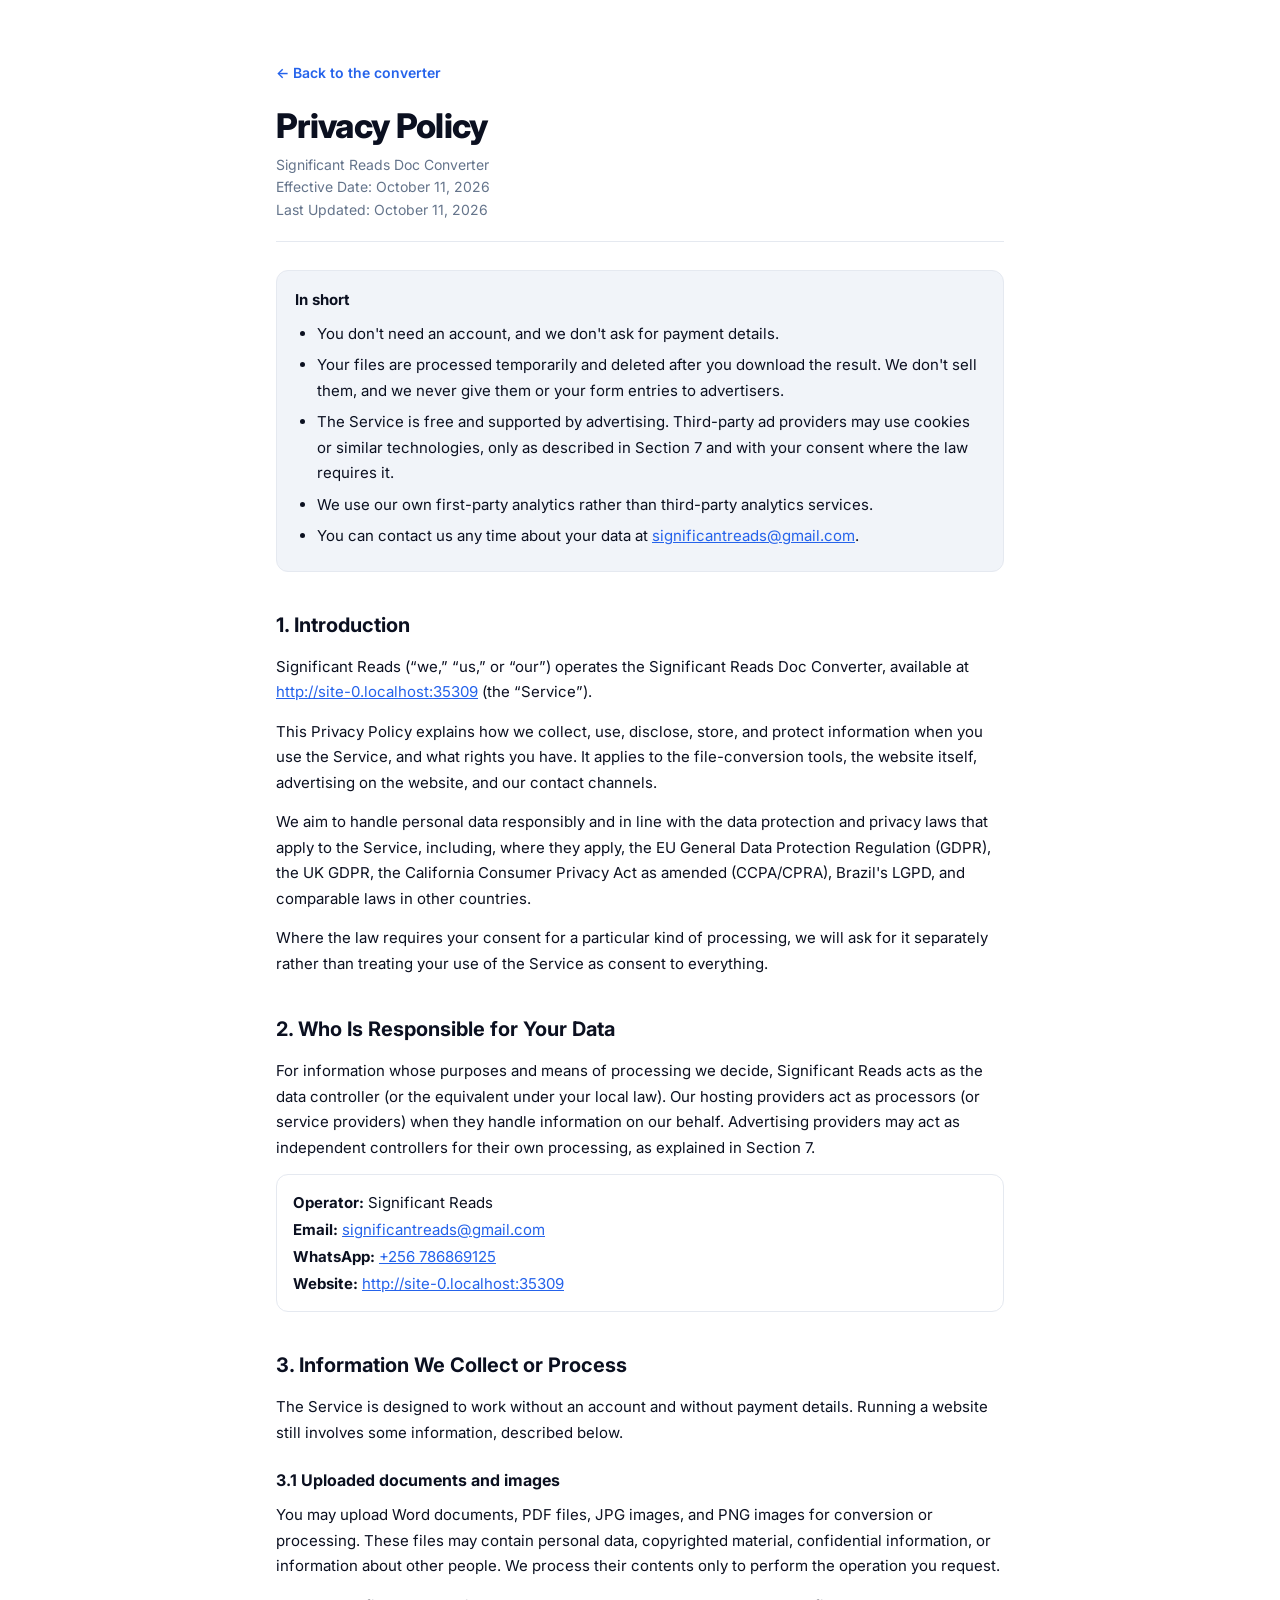
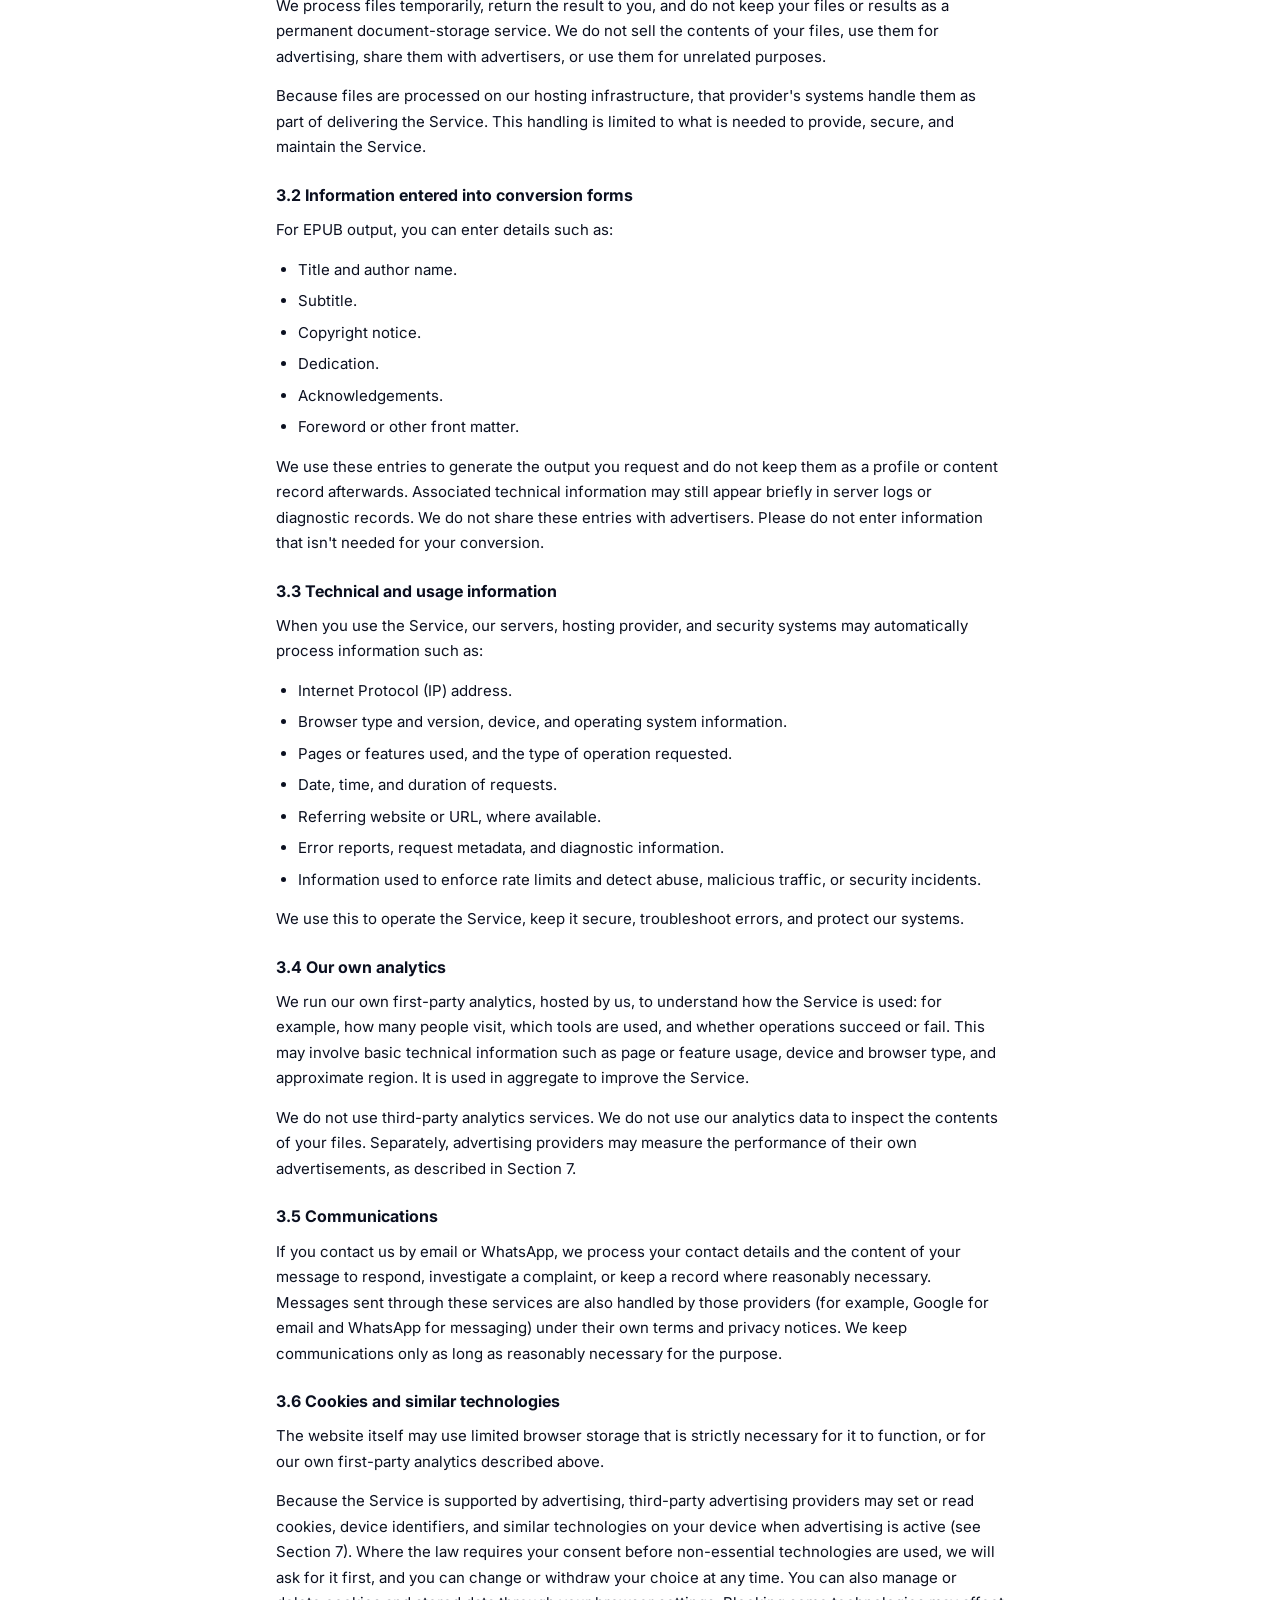
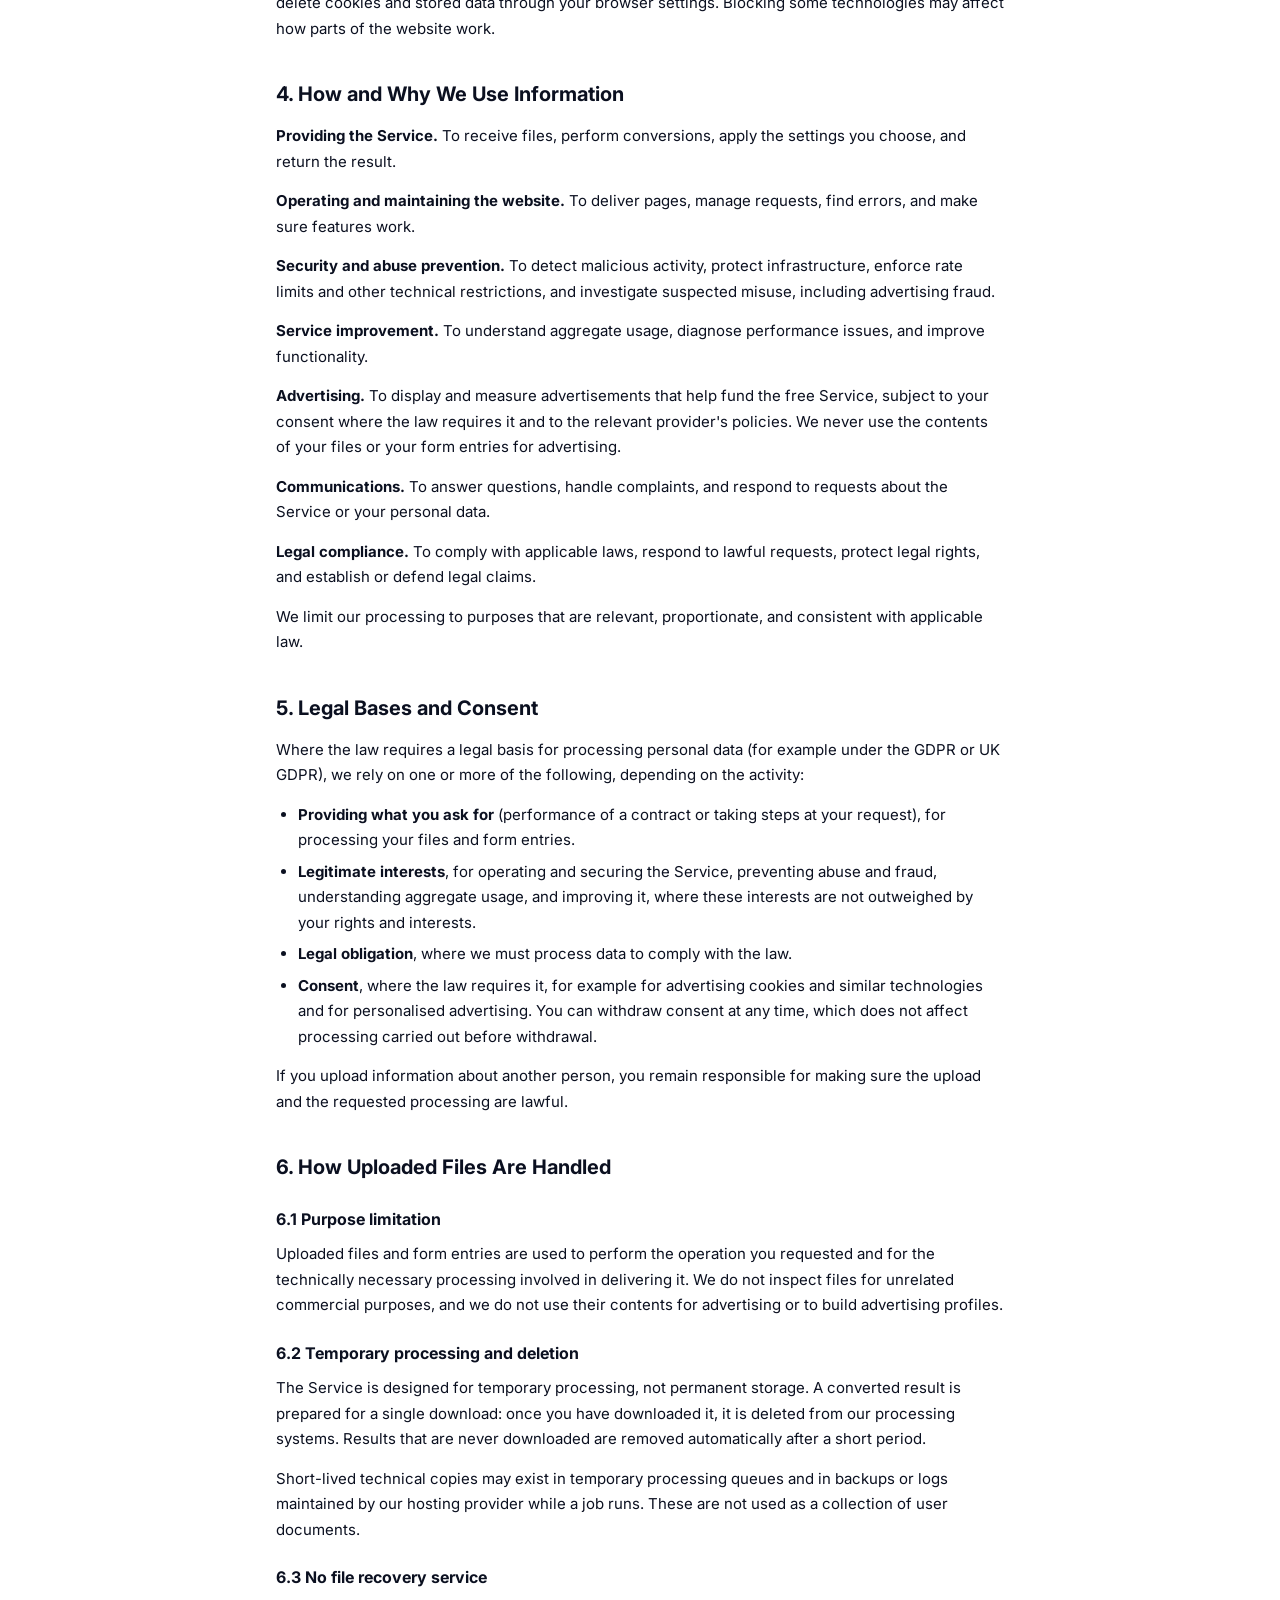
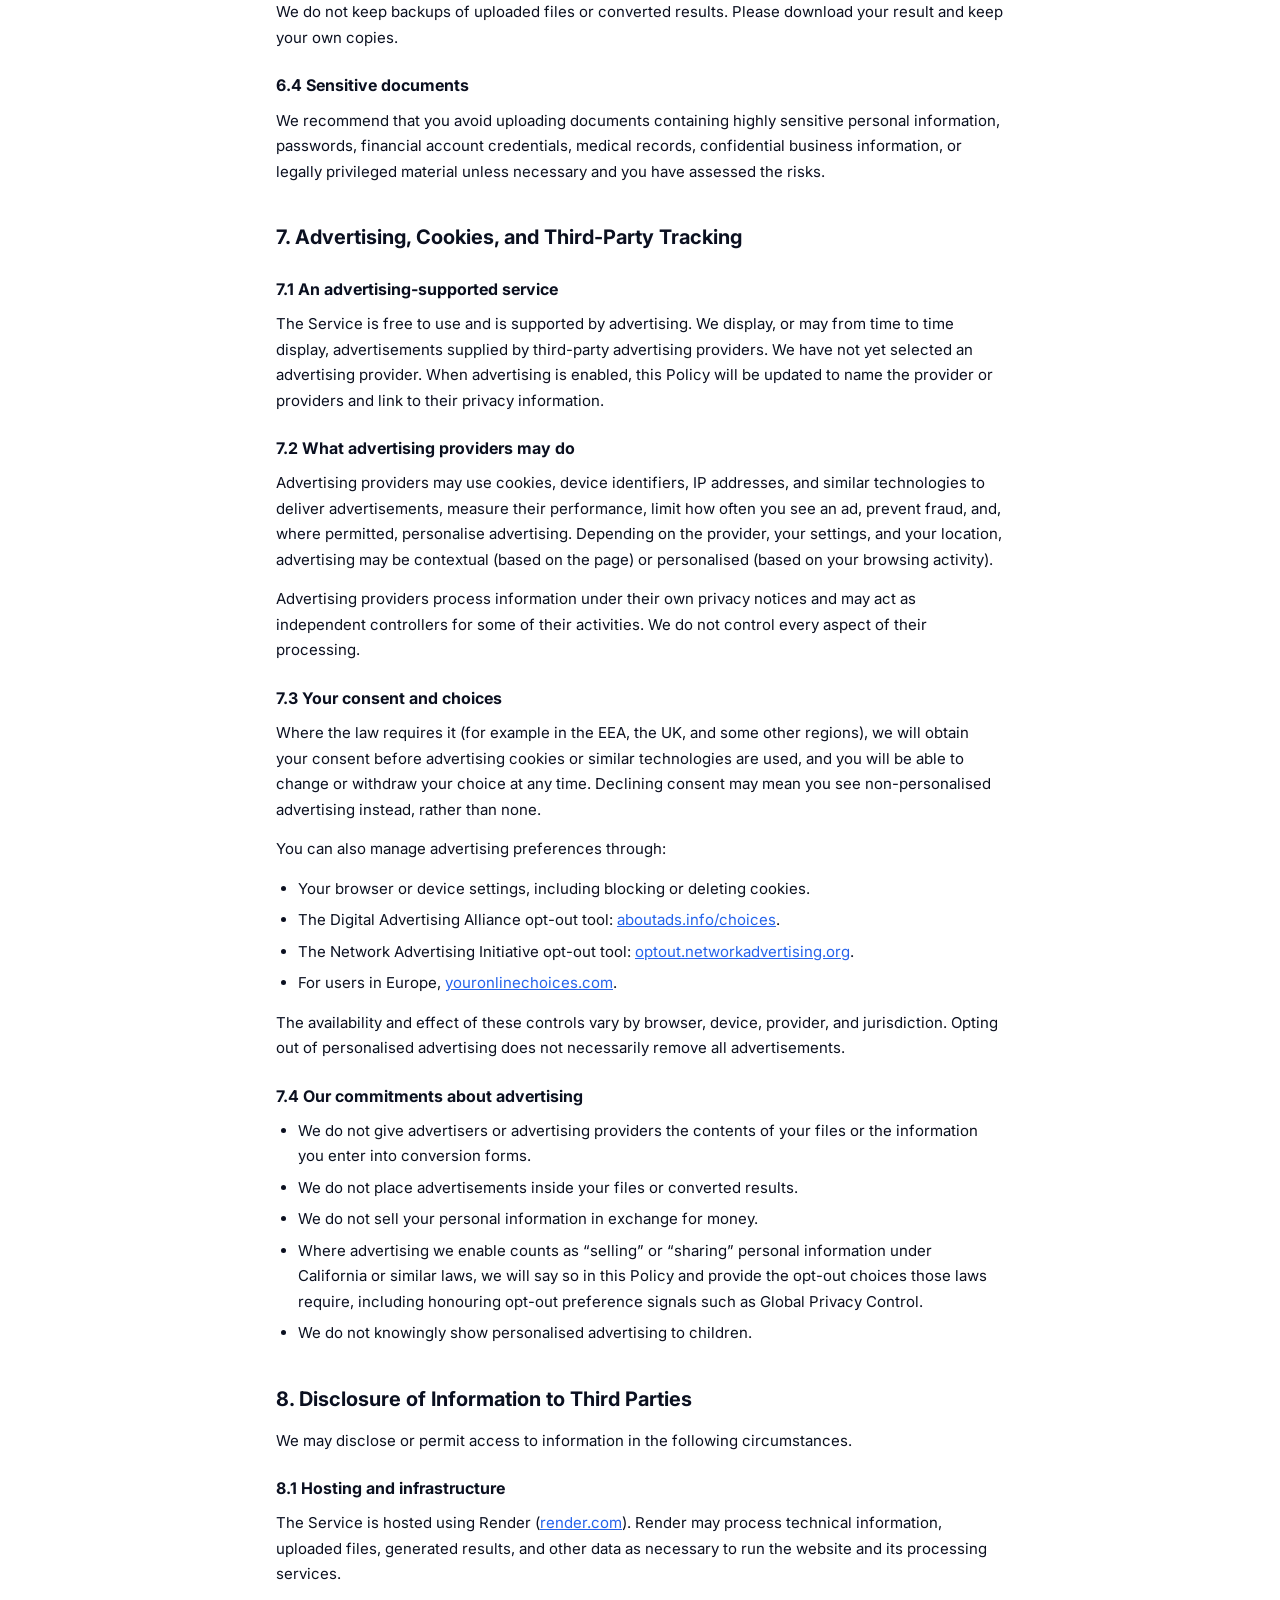
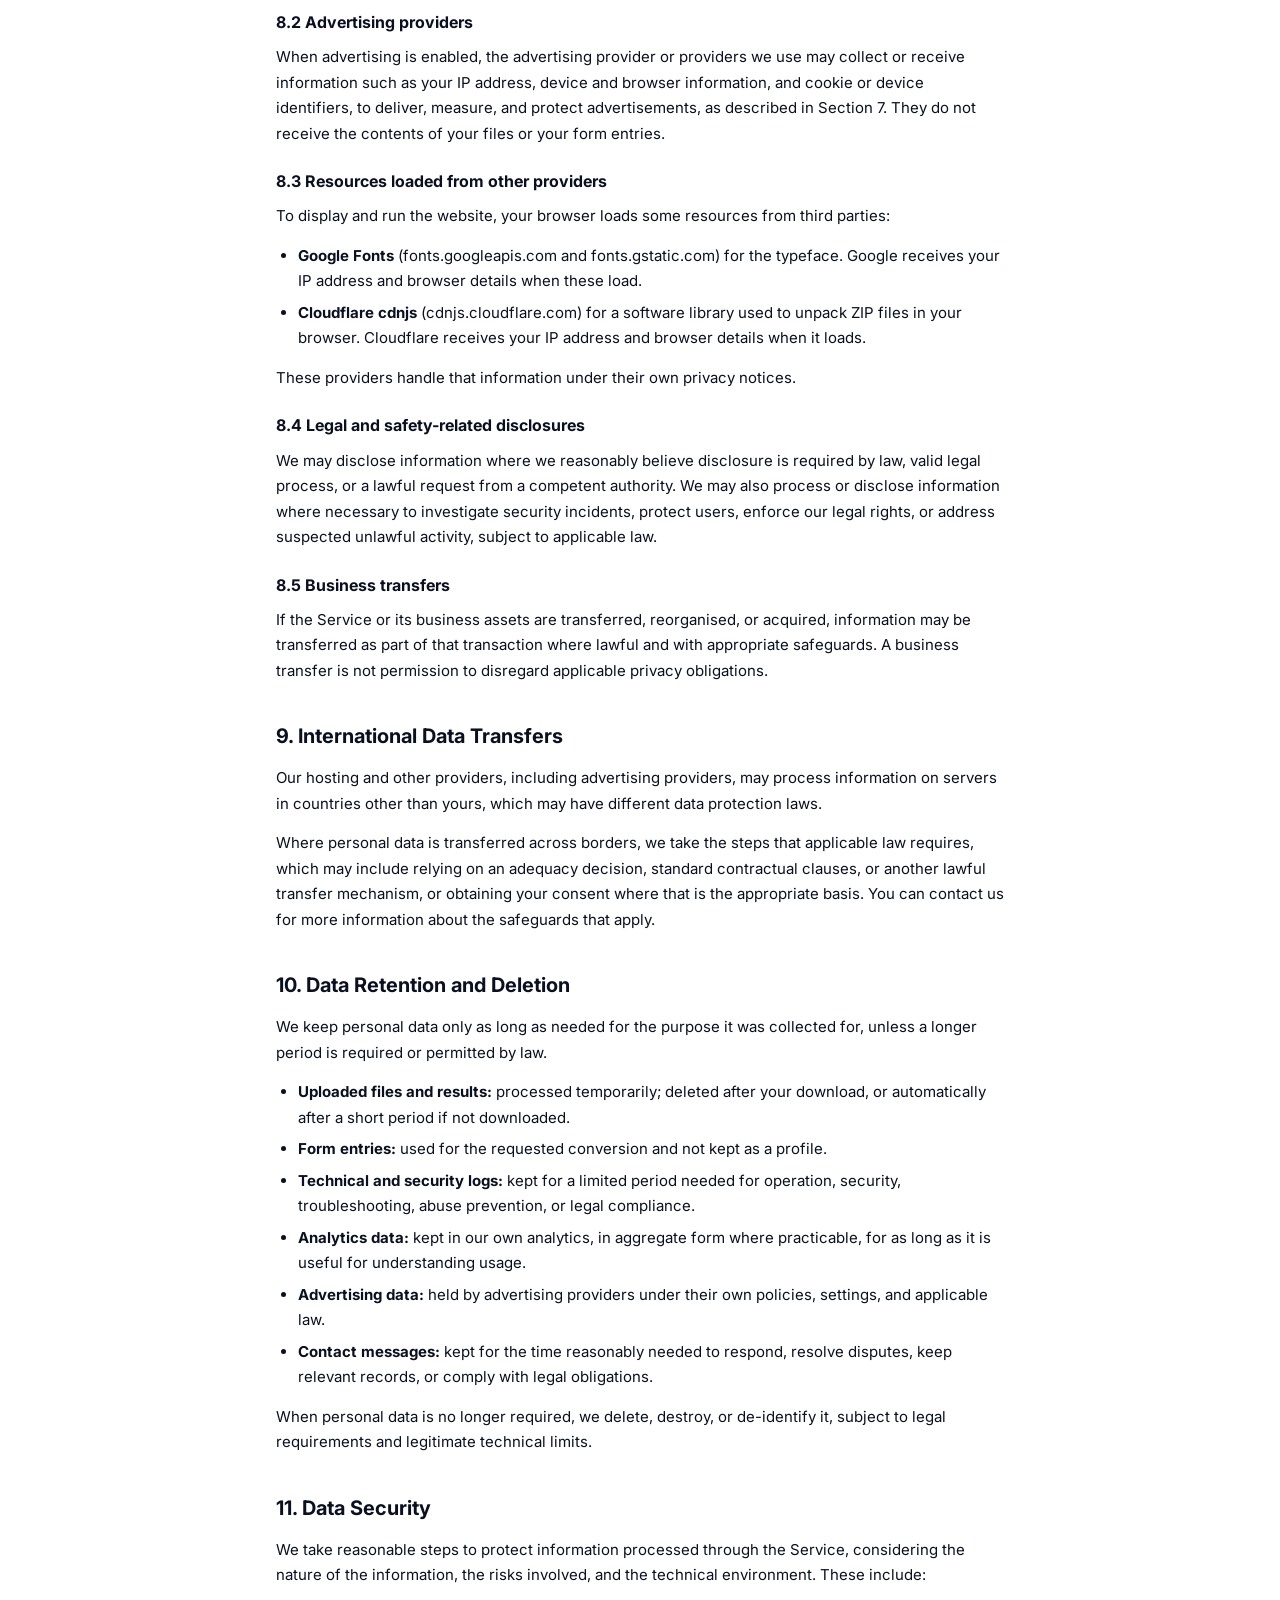
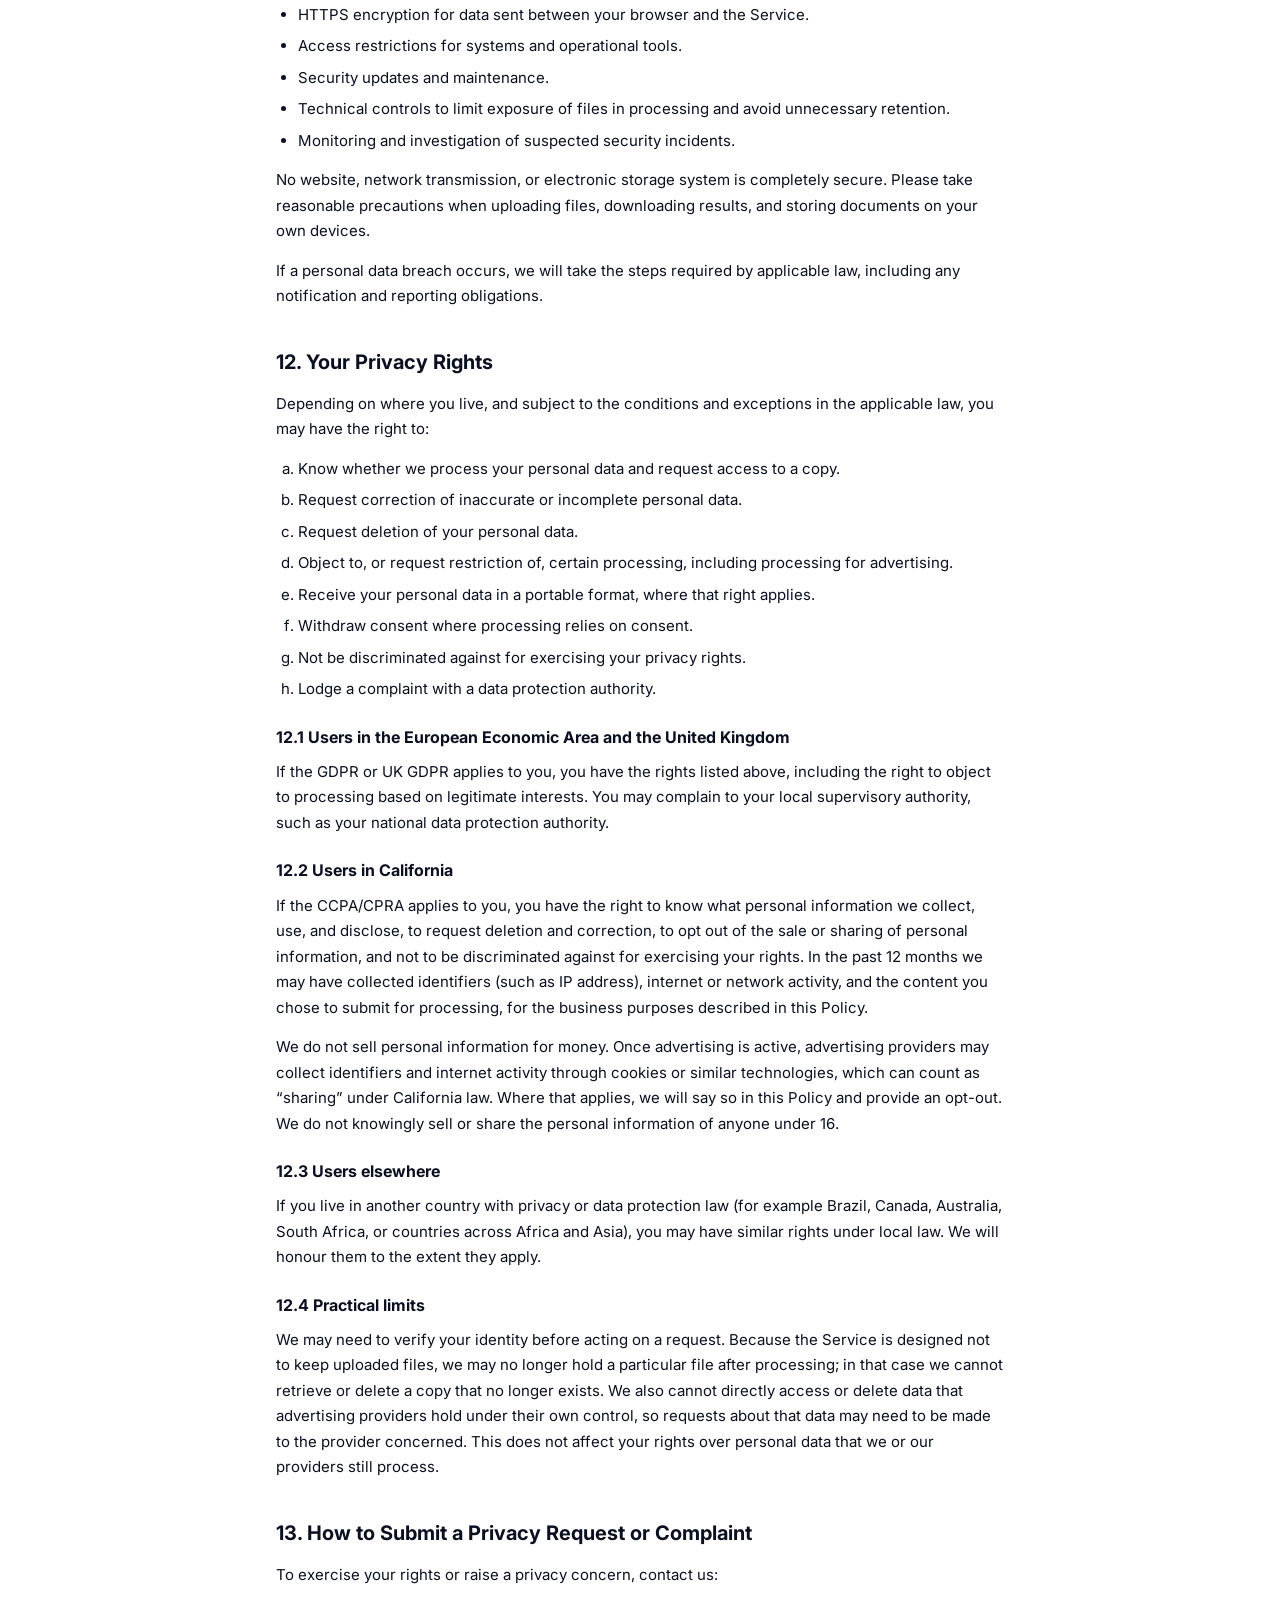
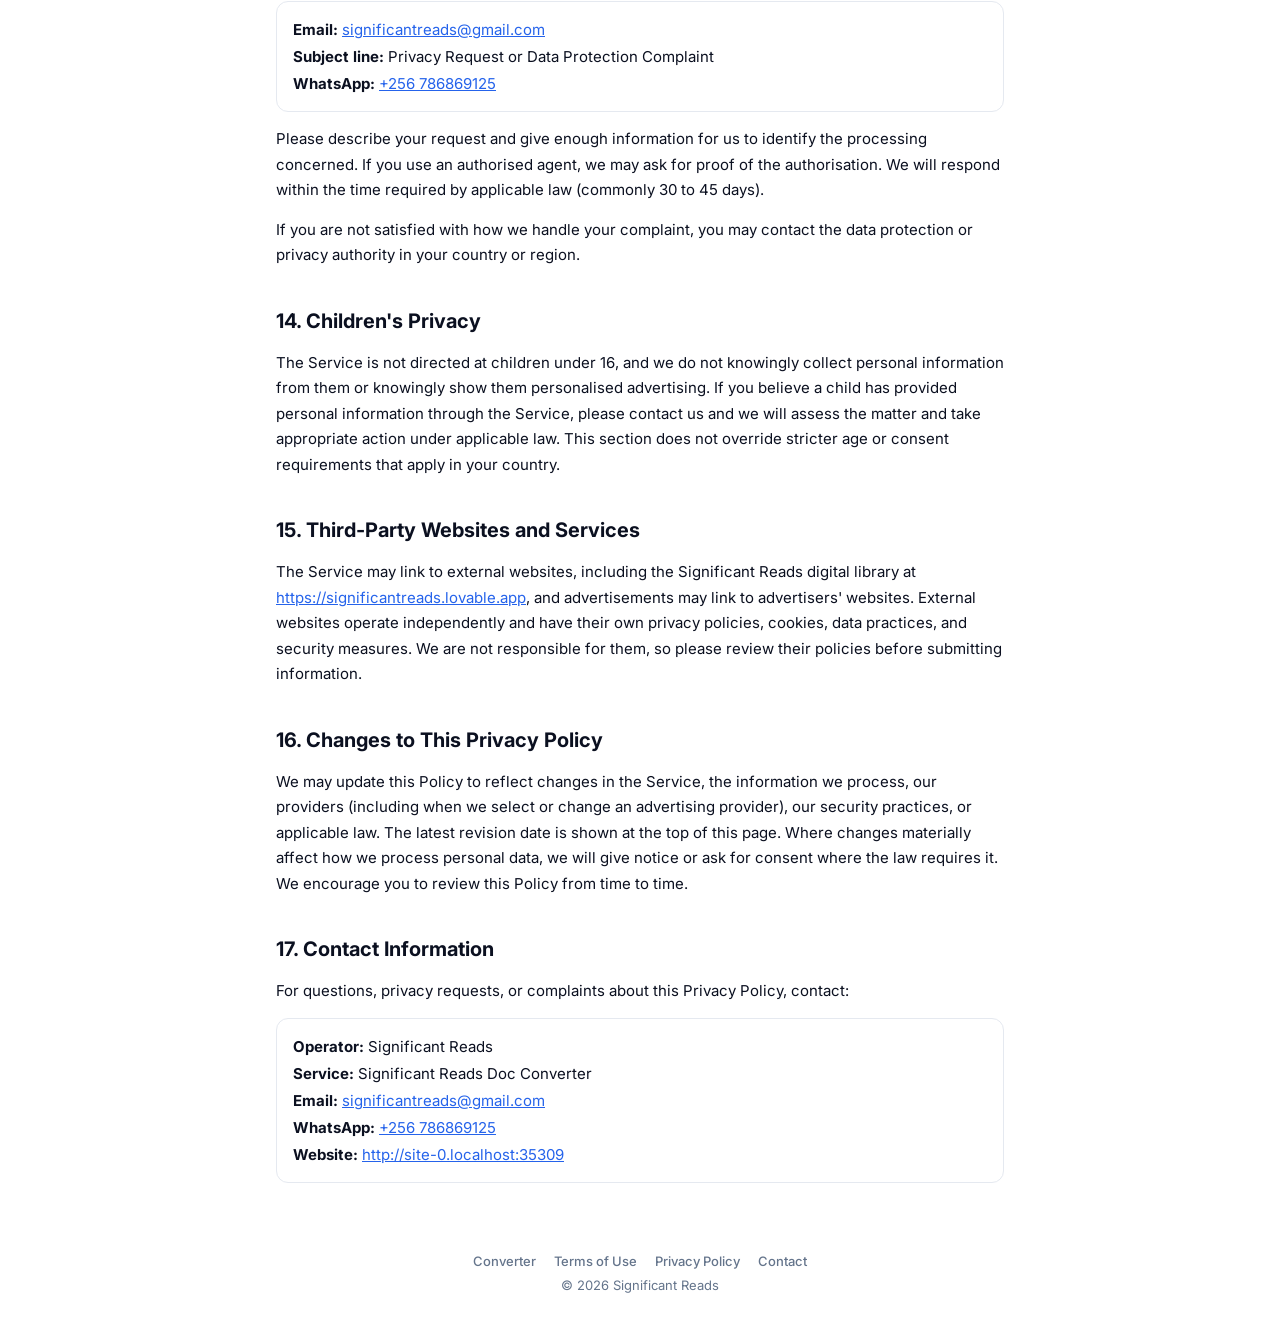
<file: privacy.html>
<!DOCTYPE html>
<html lang="en">
<head>
  <meta charset="UTF-8" />
  <meta name="viewport" content="width=device-width, initial-scale=1" />
  <title>Privacy Policy | Significant Reads Doc Converter</title>
  <meta name="description" content="Privacy Policy for the Significant Reads Doc Converter." />
  <link rel="icon" href="data:image/svg+xml,<svg xmlns=%22http://www.w3.org/2000/svg%22 viewBox=%220 0 100 100%22><text y=%22.9em%22 font-size=%2290%22>📖</text></svg>" />
  <link rel="preconnect" href="https://fonts.googleapis.com" />
  <link rel="preconnect" href="https://fonts.gstatic.com" crossorigin />
  <link href="https://fonts.googleapis.com/css2?family=Inter:wght@400;500;600;700;800&display=swap" rel="stylesheet" />
  <link rel="stylesheet" href="css/styles.css" />
</head>
<body>
  <main class="page legal">
    <nav class="legal-back"><a href="index.html">&larr; Back to the converter</a></nav>

    <header class="legal-header">
      <h1>Privacy Policy</h1>
      <p class="legal-meta">
        Significant Reads Doc Converter<br />
        Effective Date: October 11, 2026<br />
        Last Updated: October 11, 2026
      </p>
    </header>

    <article class="legal-body">

      <div class="legal-note">
        <p><strong>In short</strong></p>
        <ul>
          <li>You don't need an account, and we don't ask for payment details.</li>
          <li>Your files are processed temporarily and deleted after you download the result. We don't sell them, and we never give them or your form entries to advertisers.</li>
          <li>The Service is free and supported by advertising. Third-party ad providers may use cookies or similar technologies, only as described in Section 7 and with your consent where the law requires it.</li>
          <li>We use our own first-party analytics rather than third-party analytics services.</li>
          <li>You can contact us any time about your data at <a href="mailto:significantreads@gmail.com">significantreads@gmail.com</a>.</li>
        </ul>
      </div>

      <h2>1. Introduction</h2>
      <p>
        Significant Reads (“we,” “us,” or “our”) operates the Significant Reads Doc Converter,
        available at
        <a class="site-url" href="https://significant-reads-doc-converter.onrender.com">https://significant-reads-doc-converter.onrender.com</a>
        (the “Service”).
      </p>
      <p>
        This Privacy Policy explains how we collect, use, disclose, store, and protect information
        when you use the Service, and what rights you have. It applies to the file-conversion
        tools, the website itself, advertising on the website, and our contact channels.
      </p>
      <p>
        We aim to handle personal data responsibly and in line with the data protection and
        privacy laws that apply to the Service, including, where they apply, the EU General Data
        Protection Regulation (GDPR), the UK GDPR, the California Consumer Privacy Act as amended
        (CCPA/CPRA), Brazil's LGPD, and comparable laws in other countries.
      </p>
      <p>
        Where the law requires your consent for a particular kind of processing, we will ask for it
        separately rather than treating your use of the Service as consent to everything.
      </p>

      <h2>2. Who Is Responsible for Your Data</h2>
      <p>
        For information whose purposes and means of processing we decide, Significant Reads acts as
        the data controller (or the equivalent under your local law). Our hosting providers act as
        processors (or service providers) when they handle information on our behalf. Advertising
        providers may act as independent controllers for their own processing, as explained in
        Section 7.
      </p>
      <p class="legal-contact">
        <strong>Operator:</strong> Significant Reads<br />
        <strong>Email:</strong> <a href="mailto:significantreads@gmail.com">significantreads@gmail.com</a><br />
        <strong>WhatsApp:</strong> <a href="https://wa.me/256786869125" target="_blank" rel="noopener">+256 786869125</a><br />
        <strong>Website:</strong> <a class="site-url" href="https://significant-reads-doc-converter.onrender.com">https://significant-reads-doc-converter.onrender.com</a>
      </p>

      <h2>3. Information We Collect or Process</h2>
      <p>
        The Service is designed to work without an account and without payment details. Running a
        website still involves some information, described below.
      </p>

      <h3>3.1 Uploaded documents and images</h3>
      <p>
        You may upload Word documents, PDF files, JPG images, and PNG images for conversion or
        processing. These files may contain personal data, copyrighted material, confidential
        information, or information about other people. We process their contents only to perform
        the operation you request.
      </p>
      <p>
        We process files temporarily, return the result to you, and do not keep your files or
        results as a permanent document-storage service. We do not sell the contents of your files,
        use them for advertising, share them with advertisers, or use them for unrelated purposes.
      </p>
      <p>
        Because files are processed on our hosting infrastructure, that provider's systems handle
        them as part of delivering the Service. This handling is limited to what is needed to
        provide, secure, and maintain the Service.
      </p>

      <h3>3.2 Information entered into conversion forms</h3>
      <p>For EPUB output, you can enter details such as:</p>
      <ul>
        <li>Title and author name.</li>
        <li>Subtitle.</li>
        <li>Copyright notice.</li>
        <li>Dedication.</li>
        <li>Acknowledgements.</li>
        <li>Foreword or other front matter.</li>
      </ul>
      <p>
        We use these entries to generate the output you request and do not keep them as a profile
        or content record afterwards. Associated technical information may still appear briefly in
        server logs or diagnostic records. We do not share these entries with advertisers. Please
        do not enter information that isn't needed for your conversion.
      </p>

      <h3>3.3 Technical and usage information</h3>
      <p>
        When you use the Service, our servers, hosting provider, and security systems may
        automatically process information such as:
      </p>
      <ul>
        <li>Internet Protocol (IP) address.</li>
        <li>Browser type and version, device, and operating system information.</li>
        <li>Pages or features used, and the type of operation requested.</li>
        <li>Date, time, and duration of requests.</li>
        <li>Referring website or URL, where available.</li>
        <li>Error reports, request metadata, and diagnostic information.</li>
        <li>Information used to enforce rate limits and detect abuse, malicious traffic, or security incidents.</li>
      </ul>
      <p>
        We use this to operate the Service, keep it secure, troubleshoot errors, and protect our
        systems.
      </p>

      <h3>3.4 Our own analytics</h3>
      <p>
        We run our own first-party analytics, hosted by us, to understand how the Service is used:
        for example, how many people visit, which tools are used, and whether operations succeed or
        fail. This may involve basic technical information such as page or feature usage, device
        and browser type, and approximate region. It is used in aggregate to improve the Service.
      </p>
      <p>
        We do not use third-party analytics services. We do not use our analytics data to inspect
        the contents of your files. Separately, advertising providers may measure the performance
        of their own advertisements, as described in Section 7.
      </p>

      <h3>3.5 Communications</h3>
      <p>
        If you contact us by email or WhatsApp, we process your contact details and the content of
        your message to respond, investigate a complaint, or keep a record where reasonably
        necessary. Messages sent through these services are also handled by those providers (for
        example, Google for email and WhatsApp for messaging) under their own terms and privacy
        notices. We keep communications only as long as reasonably necessary for the purpose.
      </p>

      <h3>3.6 Cookies and similar technologies</h3>
      <p>
        The website itself may use limited browser storage that is strictly necessary for it to
        function, or for our own first-party analytics described above.
      </p>
      <p>
        Because the Service is supported by advertising, third-party advertising providers may set
        or read cookies, device identifiers, and similar technologies on your device when
        advertising is active (see Section 7). Where the law requires your consent before
        non-essential technologies are used, we will ask for it first, and you can change or
        withdraw your choice at any time. You can also manage or delete cookies and stored data
        through your browser settings. Blocking some technologies may affect how parts of the
        website work.
      </p>

      <h2>4. How and Why We Use Information</h2>
      <p><strong>Providing the Service.</strong> To receive files, perform conversions, apply the settings you choose, and return the result.</p>
      <p><strong>Operating and maintaining the website.</strong> To deliver pages, manage requests, find errors, and make sure features work.</p>
      <p><strong>Security and abuse prevention.</strong> To detect malicious activity, protect infrastructure, enforce rate limits and other technical restrictions, and investigate suspected misuse, including advertising fraud.</p>
      <p><strong>Service improvement.</strong> To understand aggregate usage, diagnose performance issues, and improve functionality.</p>
      <p><strong>Advertising.</strong> To display and measure advertisements that help fund the free Service, subject to your consent where the law requires it and to the relevant provider's policies. We never use the contents of your files or your form entries for advertising.</p>
      <p><strong>Communications.</strong> To answer questions, handle complaints, and respond to requests about the Service or your personal data.</p>
      <p><strong>Legal compliance.</strong> To comply with applicable laws, respond to lawful requests, protect legal rights, and establish or defend legal claims.</p>
      <p>We limit our processing to purposes that are relevant, proportionate, and consistent with applicable law.</p>

      <h2>5. Legal Bases and Consent</h2>
      <p>
        Where the law requires a legal basis for processing personal data (for example under the
        GDPR or UK GDPR), we rely on one or more of the following, depending on the activity:
      </p>
      <ul>
        <li><strong>Providing what you ask for</strong> (performance of a contract or taking steps at your request), for processing your files and form entries.</li>
        <li><strong>Legitimate interests</strong>, for operating and securing the Service, preventing abuse and fraud, understanding aggregate usage, and improving it, where these interests are not outweighed by your rights and interests.</li>
        <li><strong>Legal obligation</strong>, where we must process data to comply with the law.</li>
        <li><strong>Consent</strong>, where the law requires it, for example for advertising cookies and similar technologies and for personalised advertising. You can withdraw consent at any time, which does not affect processing carried out before withdrawal.</li>
      </ul>
      <p>
        If you upload information about another person, you remain responsible for making sure the
        upload and the requested processing are lawful.
      </p>

      <h2>6. How Uploaded Files Are Handled</h2>

      <h3>6.1 Purpose limitation</h3>
      <p>
        Uploaded files and form entries are used to perform the operation you requested and for
        the technically necessary processing involved in delivering it. We do not inspect files for
        unrelated commercial purposes, and we do not use their contents for advertising or to
        build advertising profiles.
      </p>

      <h3>6.2 Temporary processing and deletion</h3>
      <p>
        The Service is designed for temporary processing, not permanent storage. A converted result
        is prepared for a single download: once you have downloaded it, it is deleted from our
        processing systems. Results that are never downloaded are removed automatically after a
        short period.
      </p>
      <p>
        Short-lived technical copies may exist in temporary processing queues and in backups or
        logs maintained by our hosting provider while a job runs. These are not used as a
        collection of user documents.
      </p>

      <h3>6.3 No file recovery service</h3>
      <p>
        We do not keep backups of uploaded files or converted results. Please download your result
        and keep your own copies.
      </p>

      <h3>6.4 Sensitive documents</h3>
      <p>
        We recommend that you avoid uploading documents containing highly sensitive personal
        information, passwords, financial account credentials, medical records, confidential
        business information, or legally privileged material unless necessary and you have
        assessed the risks.
      </p>

      <h2>7. Advertising, Cookies, and Third-Party Tracking</h2>

      <h3>7.1 An advertising-supported service</h3>
      <p>
        The Service is free to use and is supported by advertising. We display, or may from time to
        time display, advertisements supplied by third-party advertising providers. We have not yet
        selected an advertising provider. When advertising is enabled, this Policy will be updated
        to name the provider or providers and link to their privacy information.
      </p>

      <h3>7.2 What advertising providers may do</h3>
      <p>
        Advertising providers may use cookies, device identifiers, IP addresses, and similar
        technologies to deliver advertisements, measure their performance, limit how often you see
        an ad, prevent fraud, and, where permitted, personalise advertising. Depending on the
        provider, your settings, and your location, advertising may be contextual (based on the
        page) or personalised (based on your browsing activity).
      </p>
      <p>
        Advertising providers process information under their own privacy notices and may act as
        independent controllers for some of their activities. We do not control every aspect of
        their processing.
      </p>

      <h3>7.3 Your consent and choices</h3>
      <p>
        Where the law requires it (for example in the EEA, the UK, and some other regions), we will
        obtain your consent before advertising cookies or similar technologies are used, and you
        will be able to change or withdraw your choice at any time. Declining consent may mean you
        see non-personalised advertising instead, rather than none.
      </p>
      <p>You can also manage advertising preferences through:</p>
      <ul>
        <li>Your browser or device settings, including blocking or deleting cookies.</li>
        <li>The Digital Advertising Alliance opt-out tool: <a href="https://www.aboutads.info/choices/" target="_blank" rel="noopener">aboutads.info/choices</a>.</li>
        <li>The Network Advertising Initiative opt-out tool: <a href="https://optout.networkadvertising.org/" target="_blank" rel="noopener">optout.networkadvertising.org</a>.</li>
        <li>For users in Europe, <a href="https://www.youronlinechoices.com/" target="_blank" rel="noopener">youronlinechoices.com</a>.</li>
      </ul>
      <p>
        The availability and effect of these controls vary by browser, device, provider, and
        jurisdiction. Opting out of personalised advertising does not necessarily remove all
        advertisements.
      </p>

      <h3>7.4 Our commitments about advertising</h3>
      <ul>
        <li>We do not give advertisers or advertising providers the contents of your files or the information you enter into conversion forms.</li>
        <li>We do not place advertisements inside your files or converted results.</li>
        <li>We do not sell your personal information in exchange for money.</li>
        <li>Where advertising we enable counts as “selling” or “sharing” personal information under California or similar laws, we will say so in this Policy and provide the opt-out choices those laws require, including honouring opt-out preference signals such as Global Privacy Control.</li>
        <li>We do not knowingly show personalised advertising to children.</li>
      </ul>

      <h2>8. Disclosure of Information to Third Parties</h2>
      <p>We may disclose or permit access to information in the following circumstances.</p>

      <h3>8.1 Hosting and infrastructure</h3>
      <p>
        The Service is hosted using Render (<a href="https://render.com" target="_blank" rel="noopener">render.com</a>).
        Render may process technical information, uploaded files, generated results, and other data
        as necessary to run the website and its processing services.
      </p>

      <h3>8.2 Advertising providers</h3>
      <p>
        When advertising is enabled, the advertising provider or providers we use may collect or
        receive information such as your IP address, device and browser information, and
        cookie or device identifiers, to deliver, measure, and protect advertisements, as described
        in Section 7. They do not receive the contents of your files or your form entries.
      </p>

      <h3>8.3 Resources loaded from other providers</h3>
      <p>To display and run the website, your browser loads some resources from third parties:</p>
      <ul>
        <li><strong>Google Fonts</strong> (fonts.googleapis.com and fonts.gstatic.com) for the typeface. Google receives your IP address and browser details when these load.</li>
        <li><strong>Cloudflare cdnjs</strong> (cdnjs.cloudflare.com) for a software library used to unpack ZIP files in your browser. Cloudflare receives your IP address and browser details when it loads.</li>
      </ul>
      <p>These providers handle that information under their own privacy notices.</p>

      <h3>8.4 Legal and safety-related disclosures</h3>
      <p>
        We may disclose information where we reasonably believe disclosure is required by law, valid
        legal process, or a lawful request from a competent authority. We may also process or
        disclose information where necessary to investigate security incidents, protect users,
        enforce our legal rights, or address suspected unlawful activity, subject to applicable
        law.
      </p>

      <h3>8.5 Business transfers</h3>
      <p>
        If the Service or its business assets are transferred, reorganised, or acquired,
        information may be transferred as part of that transaction where lawful and with
        appropriate safeguards. A business transfer is not permission to disregard applicable
        privacy obligations.
      </p>

      <h2>9. International Data Transfers</h2>
      <p>
        Our hosting and other providers, including advertising providers, may process information
        on servers in countries other than yours, which may have different data protection laws.
      </p>
      <p>
        Where personal data is transferred across borders, we take the steps that applicable law
        requires, which may include relying on an adequacy decision, standard contractual clauses,
        or another lawful transfer mechanism, or obtaining your consent where that is the
        appropriate basis. You can contact us for more information about the safeguards that apply.
      </p>

      <h2>10. Data Retention and Deletion</h2>
      <p>
        We keep personal data only as long as needed for the purpose it was collected for, unless a
        longer period is required or permitted by law.
      </p>
      <ul>
        <li><strong>Uploaded files and results:</strong> processed temporarily; deleted after your download, or automatically after a short period if not downloaded.</li>
        <li><strong>Form entries:</strong> used for the requested conversion and not kept as a profile.</li>
        <li><strong>Technical and security logs:</strong> kept for a limited period needed for operation, security, troubleshooting, abuse prevention, or legal compliance.</li>
        <li><strong>Analytics data:</strong> kept in our own analytics, in aggregate form where practicable, for as long as it is useful for understanding usage.</li>
        <li><strong>Advertising data:</strong> held by advertising providers under their own policies, settings, and applicable law.</li>
        <li><strong>Contact messages:</strong> kept for the time reasonably needed to respond, resolve disputes, keep relevant records, or comply with legal obligations.</li>
      </ul>
      <p>
        When personal data is no longer required, we delete, destroy, or de-identify it, subject to
        legal requirements and legitimate technical limits.
      </p>

      <h2>11. Data Security</h2>
      <p>
        We take reasonable steps to protect information processed through the Service, considering
        the nature of the information, the risks involved, and the technical environment. These
        include:
      </p>
      <ul>
        <li>HTTPS encryption for data sent between your browser and the Service.</li>
        <li>Access restrictions for systems and operational tools.</li>
        <li>Security updates and maintenance.</li>
        <li>Technical controls to limit exposure of files in processing and avoid unnecessary retention.</li>
        <li>Monitoring and investigation of suspected security incidents.</li>
      </ul>
      <p>
        No website, network transmission, or electronic storage system is completely secure. Please
        take reasonable precautions when uploading files, downloading results, and storing
        documents on your own devices.
      </p>
      <p>
        If a personal data breach occurs, we will take the steps required by applicable law,
        including any notification and reporting obligations.
      </p>

      <h2>12. Your Privacy Rights</h2>
      <p>
        Depending on where you live, and subject to the conditions and exceptions in the applicable
        law, you may have the right to:
      </p>
      <ol type="a">
        <li>Know whether we process your personal data and request access to a copy.</li>
        <li>Request correction of inaccurate or incomplete personal data.</li>
        <li>Request deletion of your personal data.</li>
        <li>Object to, or request restriction of, certain processing, including processing for advertising.</li>
        <li>Receive your personal data in a portable format, where that right applies.</li>
        <li>Withdraw consent where processing relies on consent.</li>
        <li>Not be discriminated against for exercising your privacy rights.</li>
        <li>Lodge a complaint with a data protection authority.</li>
      </ol>

      <h3>12.1 Users in the European Economic Area and the United Kingdom</h3>
      <p>
        If the GDPR or UK GDPR applies to you, you have the rights listed above, including the
        right to object to processing based on legitimate interests. You may complain to your local
        supervisory authority, such as your national data protection authority.
      </p>

      <h3>12.2 Users in California</h3>
      <p>
        If the CCPA/CPRA applies to you, you have the right to know what personal information we
        collect, use, and disclose, to request deletion and correction, to opt out of the sale or
        sharing of personal information, and not to be discriminated against for exercising your
        rights. In the past 12 months we may have collected identifiers (such as IP address),
        internet or network activity, and the content you chose to submit for processing, for the
        business purposes described in this Policy.
      </p>
      <p>
        We do not sell personal information for money. Once advertising is active, advertising
        providers may collect identifiers and internet activity through cookies or similar
        technologies, which can count as “sharing” under California law. Where that applies, we
        will say so in this Policy and provide an opt-out. We do not knowingly sell or share the
        personal information of anyone under 16.
      </p>

      <h3>12.3 Users elsewhere</h3>
      <p>
        If you live in another country with privacy or data protection law (for example Brazil,
        Canada, Australia, South Africa, or countries across Africa and Asia), you may have similar
        rights under local law. We will honour them to the extent they apply.
      </p>

      <h3>12.4 Practical limits</h3>
      <p>
        We may need to verify your identity before acting on a request. Because the Service is
        designed not to keep uploaded files, we may no longer hold a particular file after
        processing; in that case we cannot retrieve or delete a copy that no longer exists. We also
        cannot directly access or delete data that advertising providers hold under their own
        control, so requests about that data may need to be made to the provider concerned. This
        does not affect your rights over personal data that we or our providers still process.
      </p>

      <h2>13. How to Submit a Privacy Request or Complaint</h2>
      <p>To exercise your rights or raise a privacy concern, contact us:</p>
      <p class="legal-contact">
        <strong>Email:</strong> <a href="mailto:significantreads@gmail.com?subject=Privacy%20Request">significantreads@gmail.com</a><br />
        <strong>Subject line:</strong> Privacy Request or Data Protection Complaint<br />
        <strong>WhatsApp:</strong> <a href="https://wa.me/256786869125" target="_blank" rel="noopener">+256 786869125</a>
      </p>
      <p>
        Please describe your request and give enough information for us to identify the processing
        concerned. If you use an authorised agent, we may ask for proof of the authorisation. We
        will respond within the time required by applicable law (commonly 30 to 45 days).
      </p>
      <p>
        If you are not satisfied with how we handle your complaint, you may contact the data
        protection or privacy authority in your country or region.
      </p>

      <h2>14. Children's Privacy</h2>
      <p>
        The Service is not directed at children under 16, and we do not knowingly collect personal
        information from them or knowingly show them personalised advertising. If you believe a
        child has provided personal information through the Service, please contact us and we will
        assess the matter and take appropriate action under applicable law. This section does not
        override stricter age or consent requirements that apply in your country.
      </p>

      <h2>15. Third-Party Websites and Services</h2>
      <p>
        The Service may link to external websites, including the Significant Reads digital library
        at <a href="https://significantreads.lovable.app" target="_blank" rel="noopener">https://significantreads.lovable.app</a>,
        and advertisements may link to advertisers' websites. External websites operate
        independently and have their own privacy policies, cookies, data practices, and security
        measures. We are not responsible for them, so please review their policies before
        submitting information.
      </p>

      <h2>16. Changes to This Privacy Policy</h2>
      <p>
        We may update this Policy to reflect changes in the Service, the information we process,
        our providers (including when we select or change an advertising provider), our security
        practices, or applicable law. The latest revision date is shown at the top of this page.
        Where changes materially affect how we process personal data, we will give notice or ask
        for consent where the law requires it. We encourage you to review this Policy from time to
        time.
      </p>

      <h2>17. Contact Information</h2>
      <p>For questions, privacy requests, or complaints about this Privacy Policy, contact:</p>
      <p class="legal-contact">
        <strong>Operator:</strong> Significant Reads<br />
        <strong>Service:</strong> Significant Reads Doc Converter<br />
        <strong>Email:</strong> <a href="mailto:significantreads@gmail.com">significantreads@gmail.com</a><br />
        <strong>WhatsApp:</strong> <a href="https://wa.me/256786869125" target="_blank" rel="noopener">+256 786869125</a><br />
        <strong>Website:</strong> <a class="site-url" href="https://significant-reads-doc-converter.onrender.com">https://significant-reads-doc-converter.onrender.com</a>
      </p>

    </article>
  </main>

  <footer class="site-footer">
    <nav aria-label="Site">
      <a href="index.html">Converter</a>
      <a href="terms.html">Terms of Use</a>
      <a href="privacy.html">Privacy Policy</a>
      <a href="mailto:significantreads@gmail.com">Contact</a>
    </nav>
    <p>&copy; 2026 Significant Reads</p>
  </footer>

  <script>
    // Keeps the website address correct automatically if the site moves to a custom domain
    if (location.origin && location.origin.indexOf("http") === 0) {
      document.querySelectorAll(".site-url").forEach(function (el) {
        el.href = location.origin;
        el.textContent = location.origin;
      });
    }
  </script>
</body>
</html>
</file>
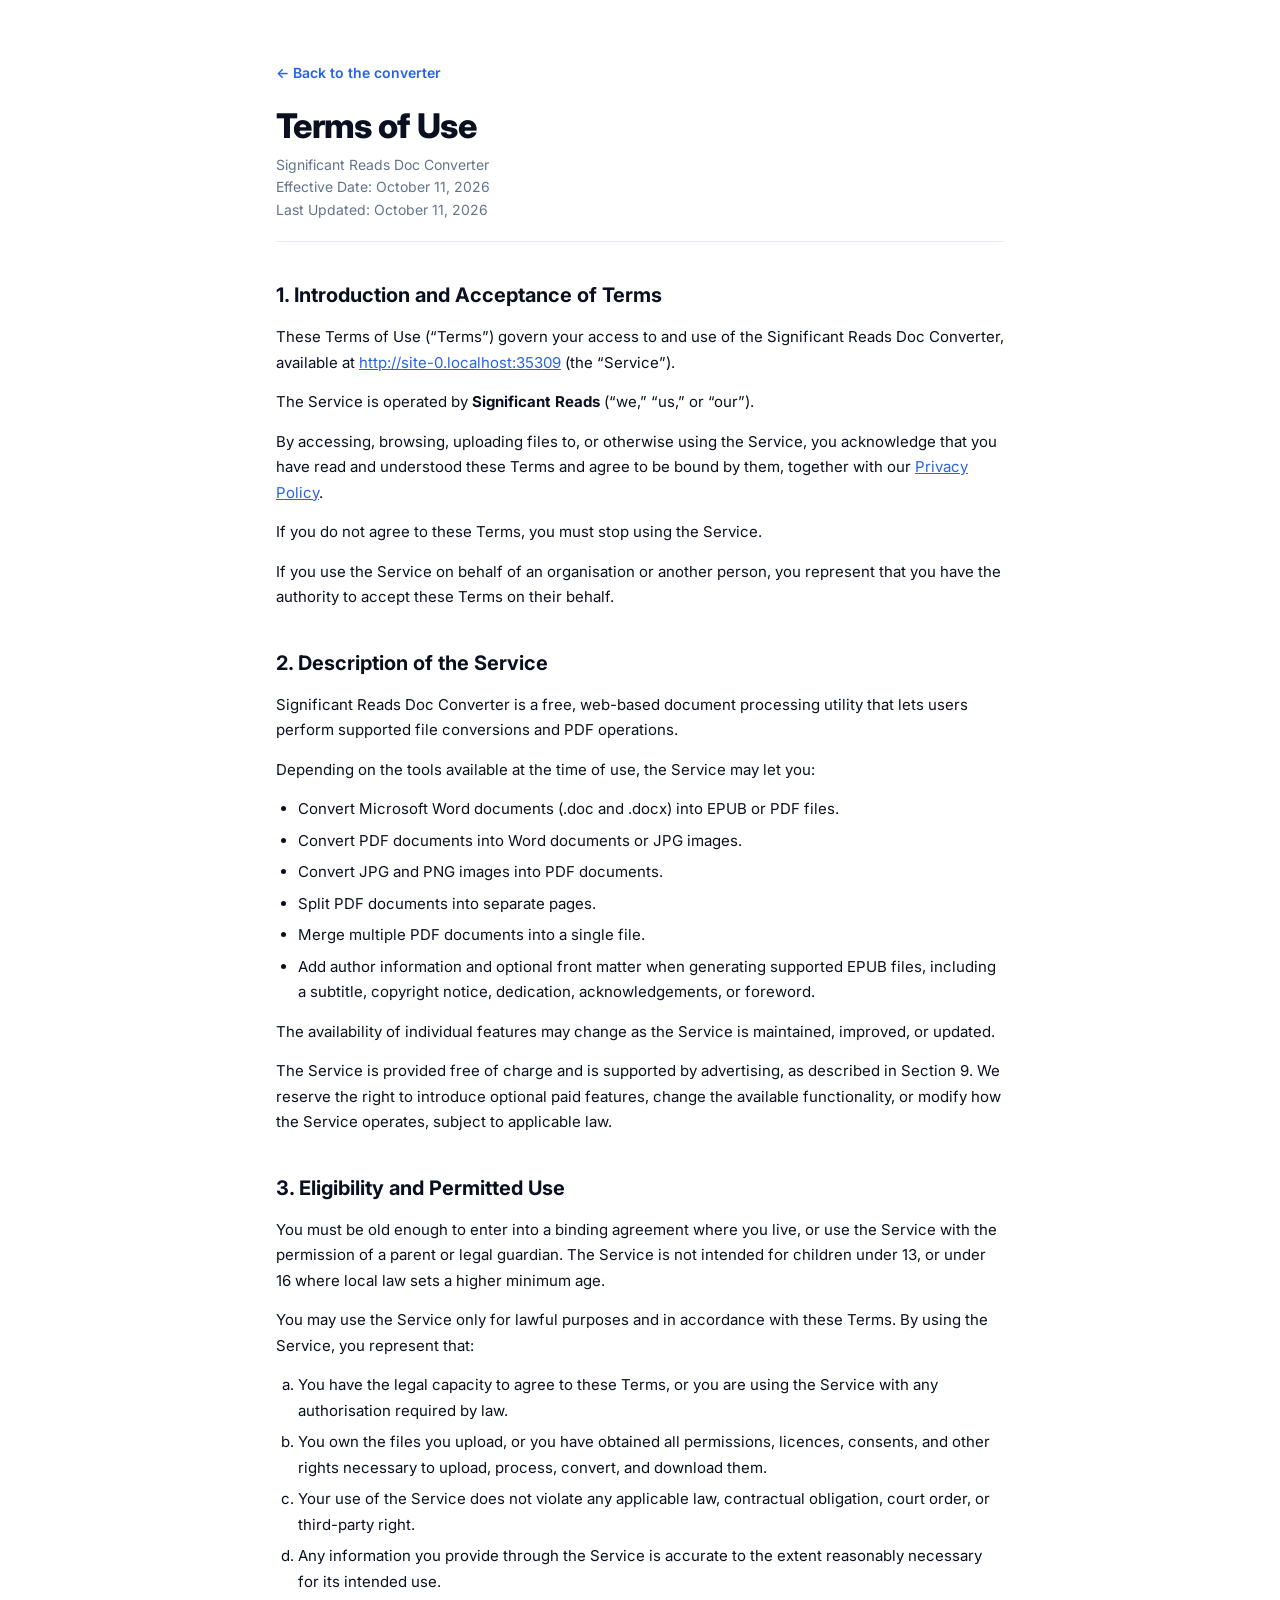
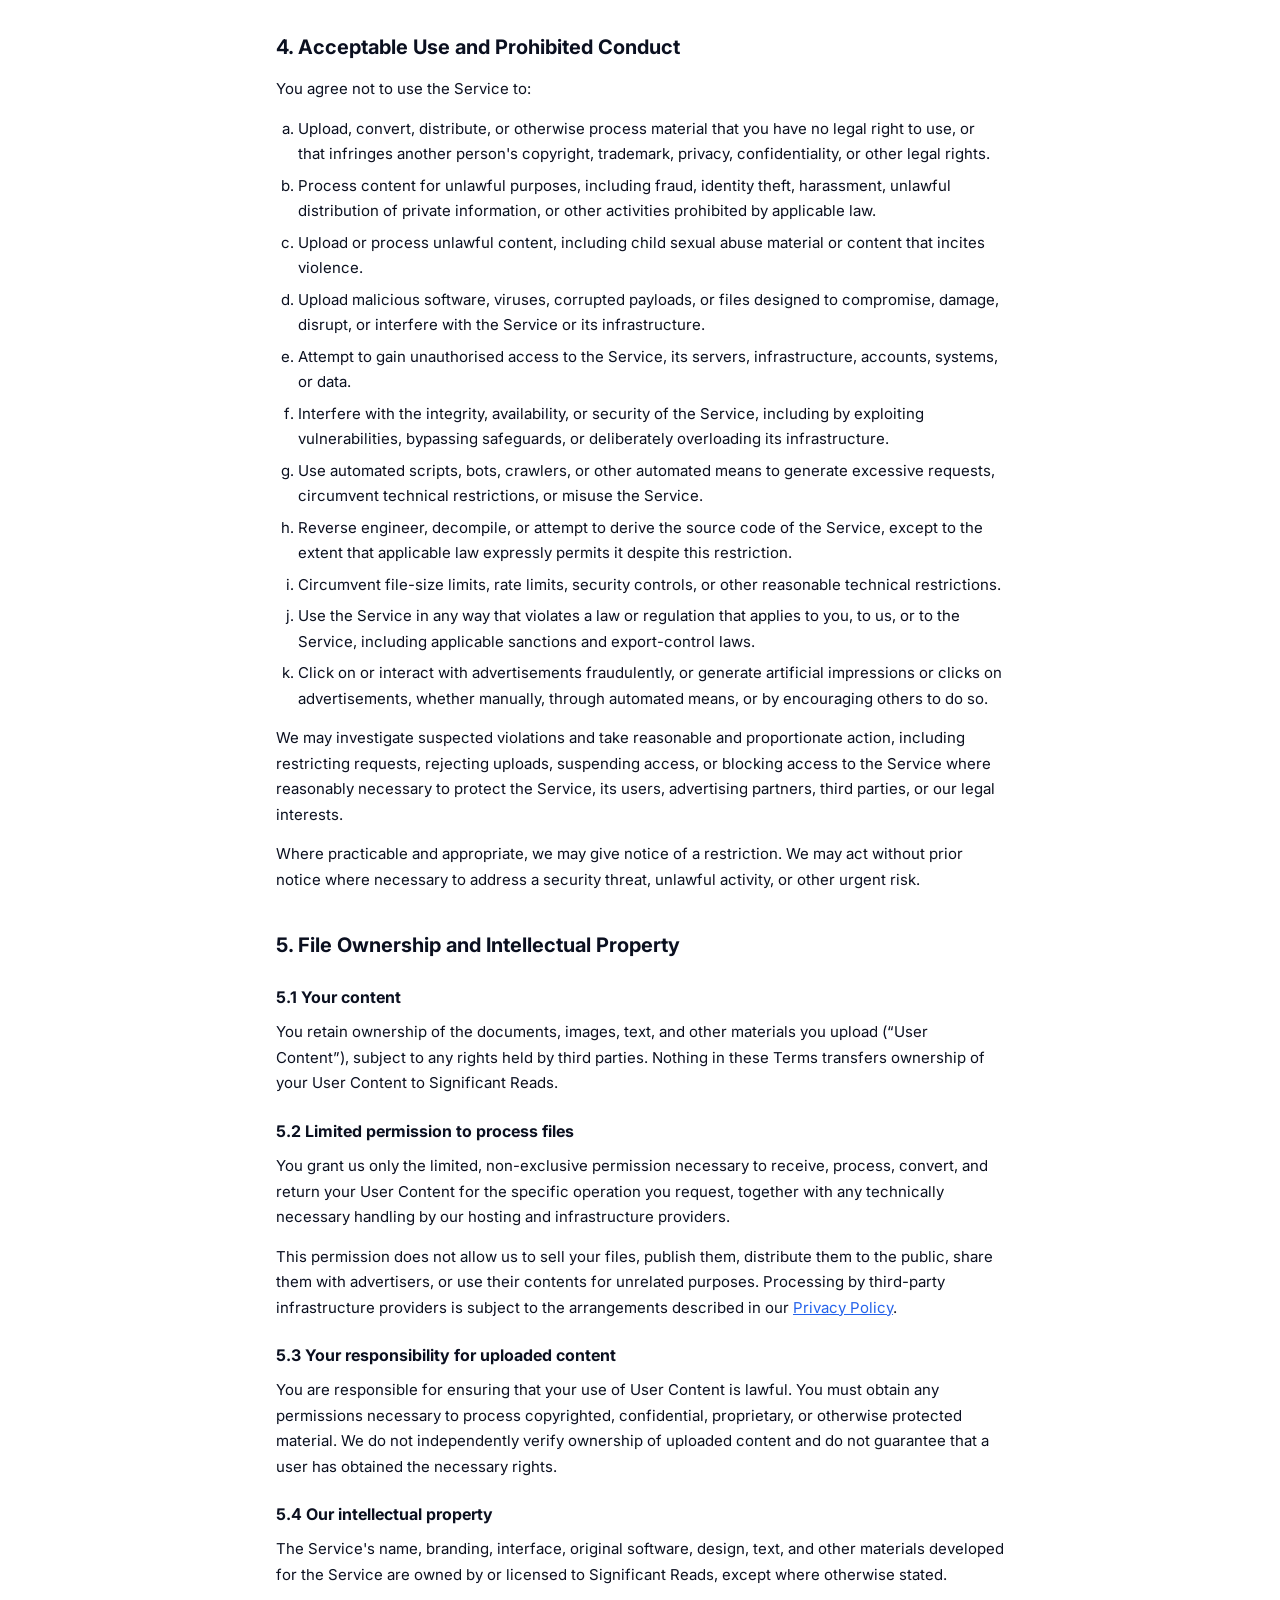
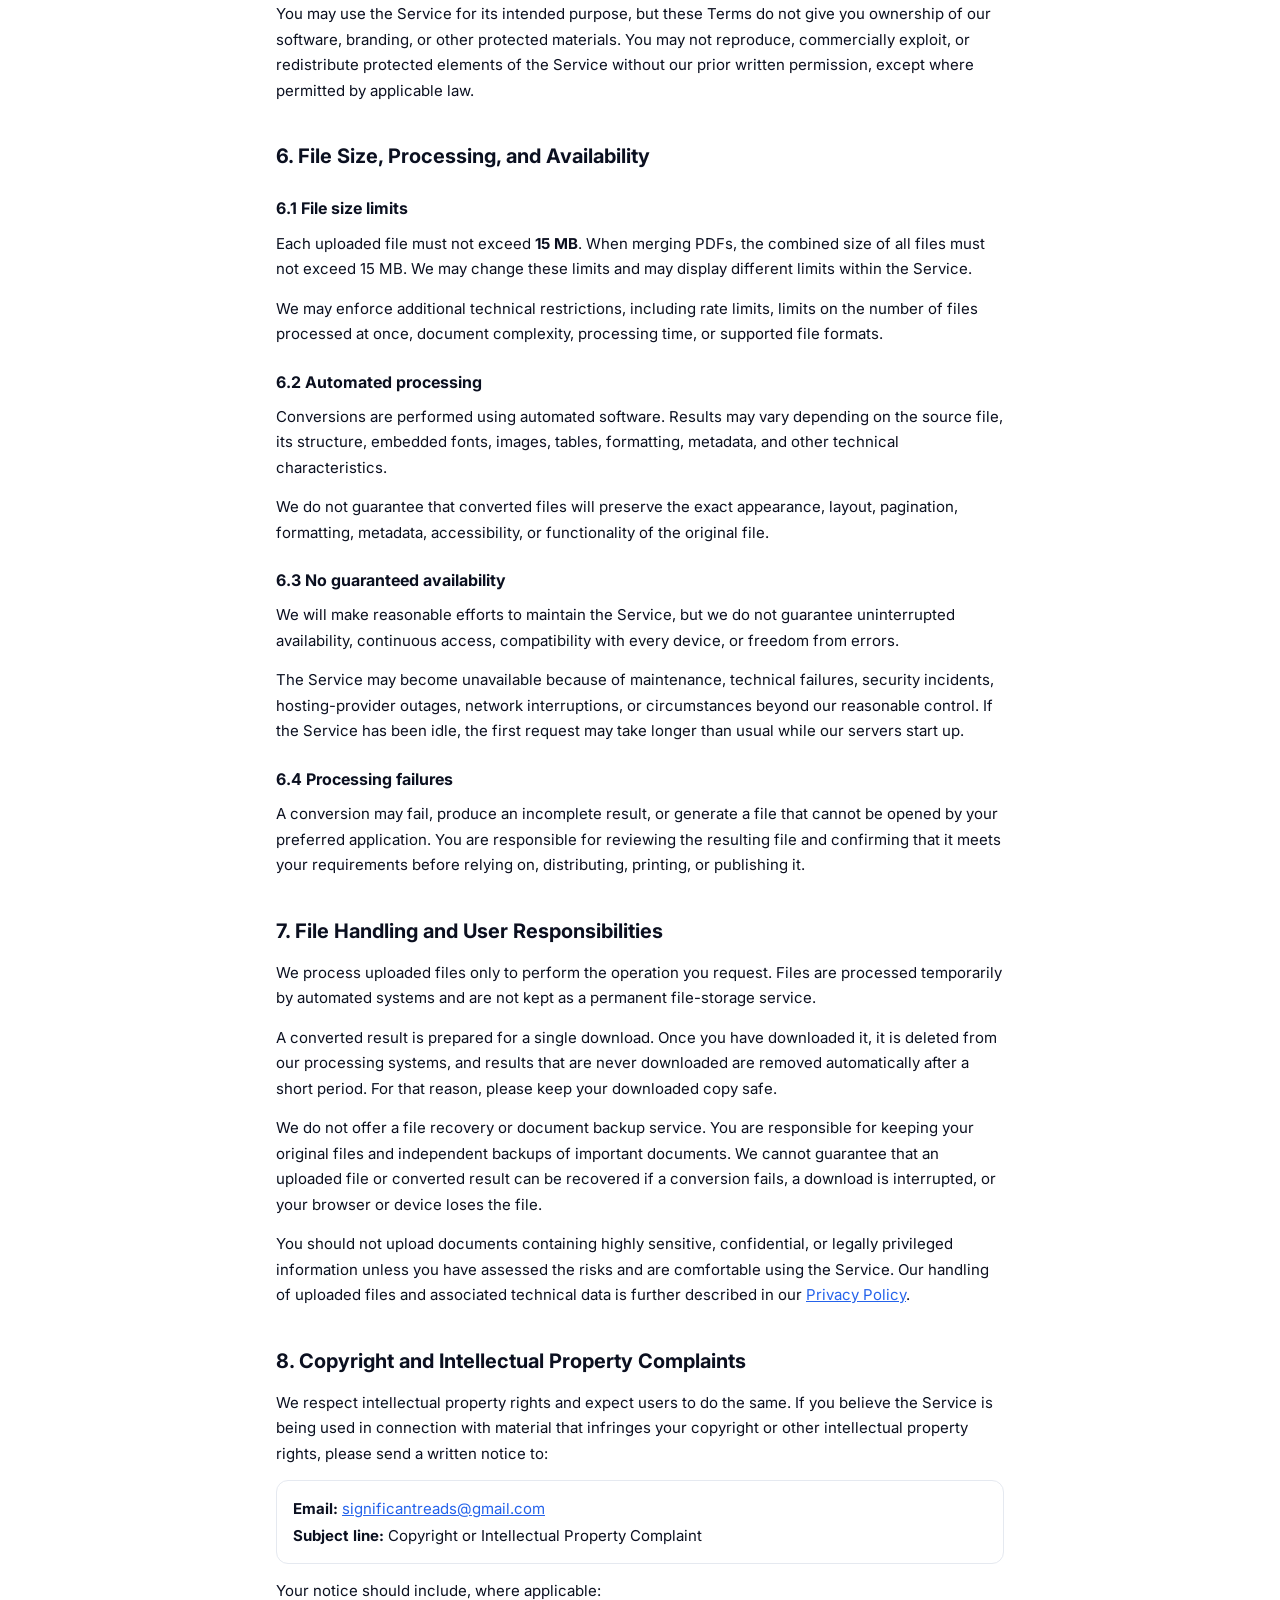
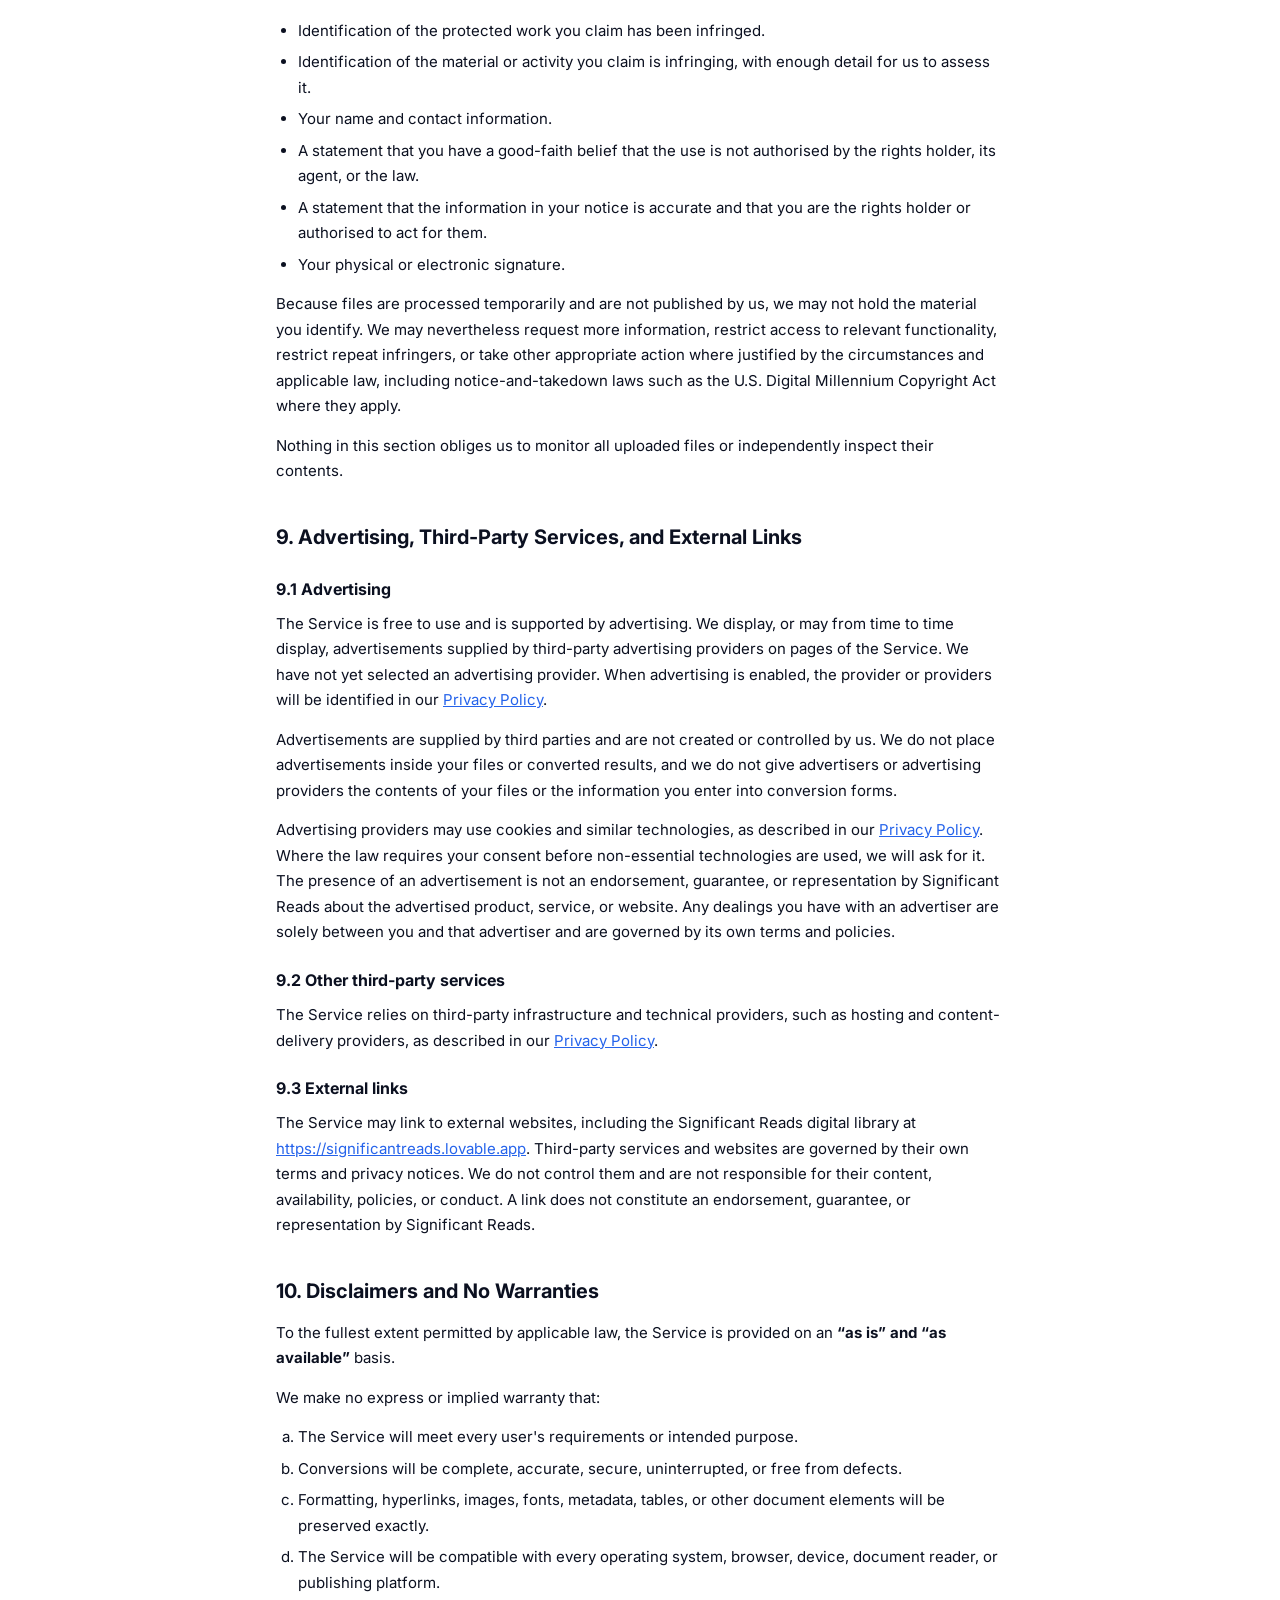
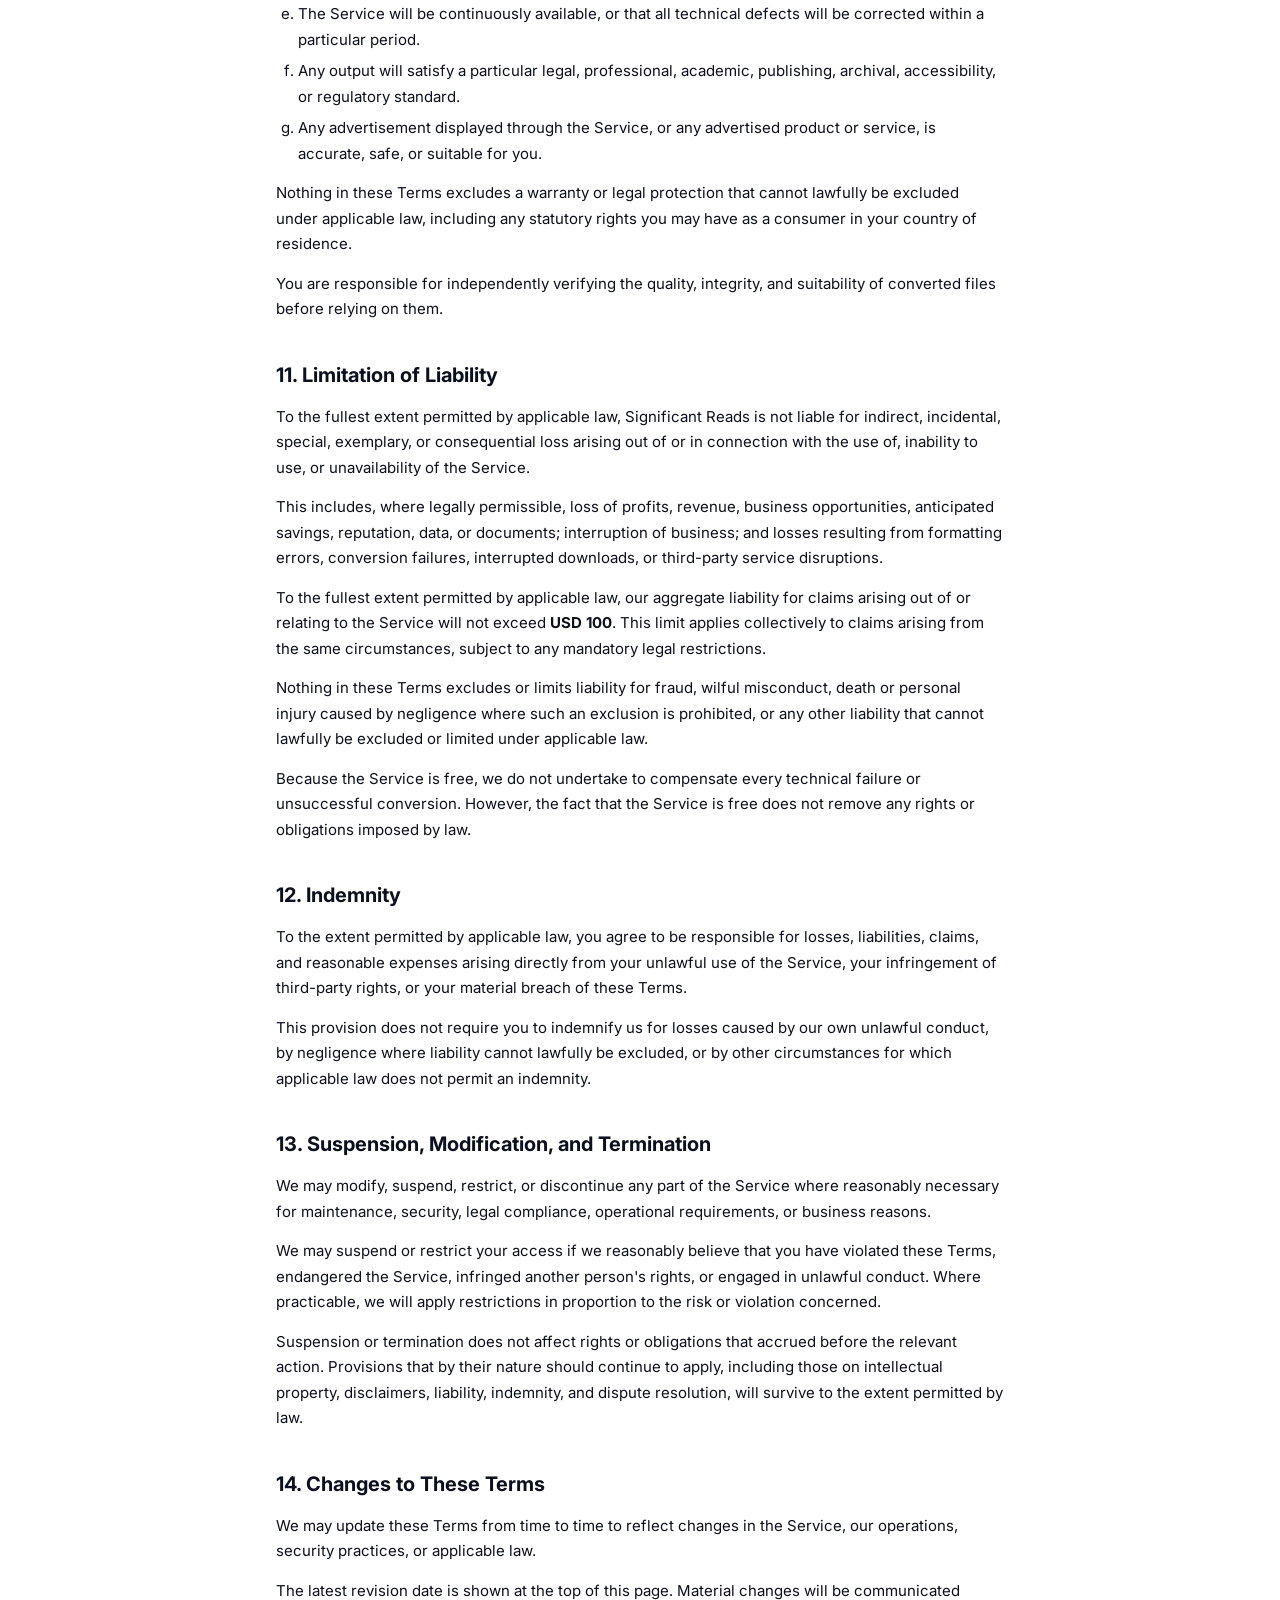
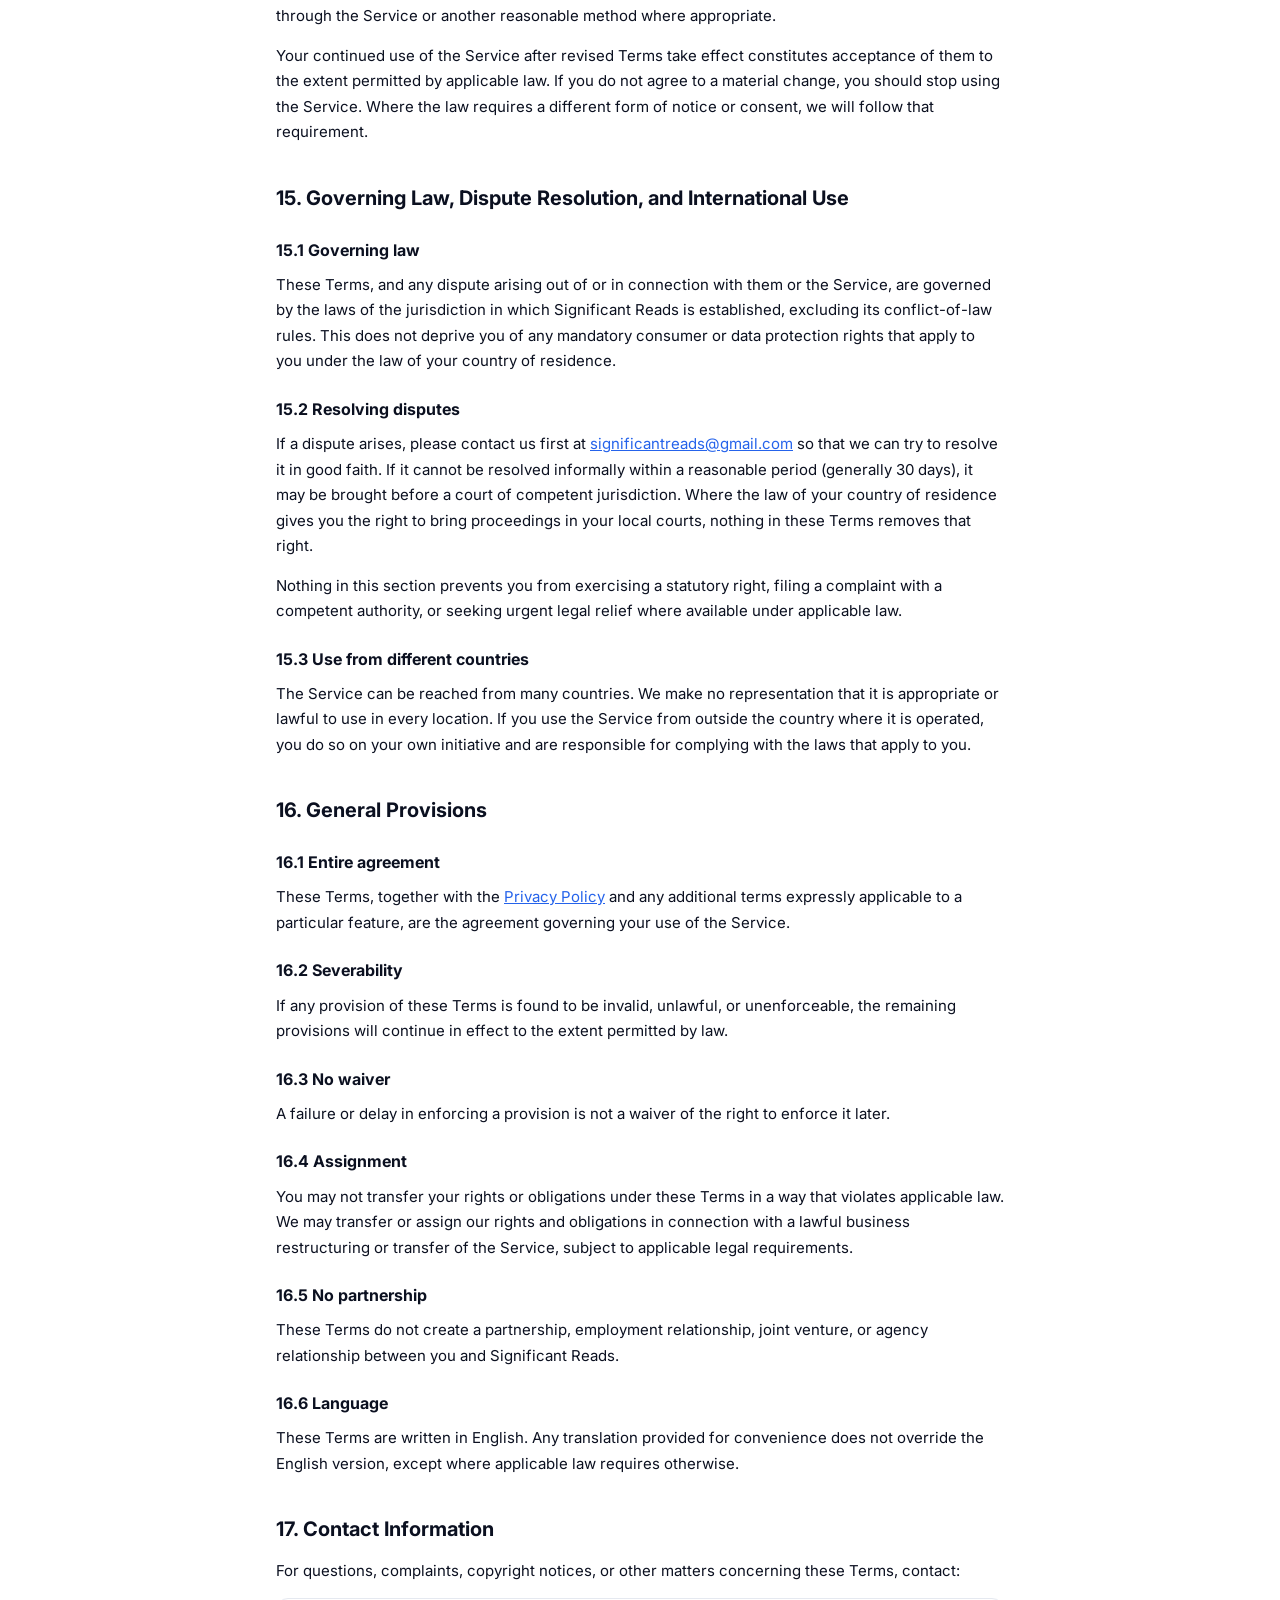
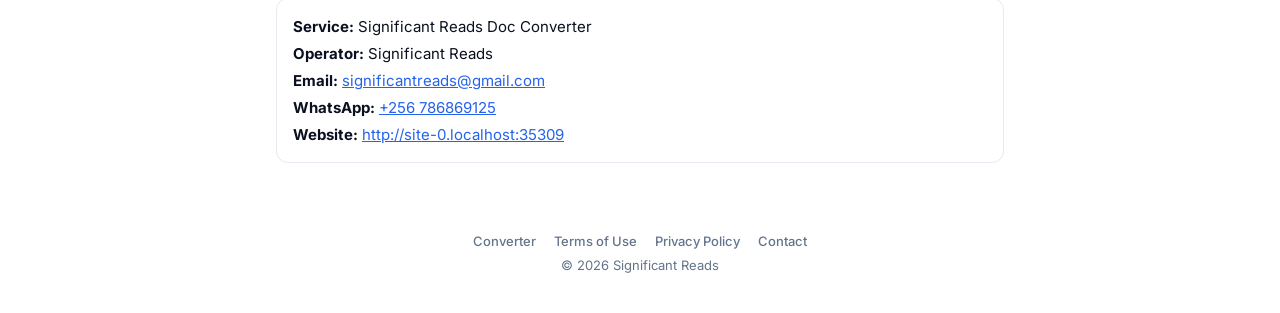
<file: terms.html>
<!DOCTYPE html>
<html lang="en">
<head>
  <meta charset="UTF-8" />
  <meta name="viewport" content="width=device-width, initial-scale=1" />
  <title>Terms of Use | Significant Reads Doc Converter</title>
  <meta name="description" content="Terms of Use for the Significant Reads Doc Converter." />
  <link rel="icon" href="data:image/svg+xml,<svg xmlns=%22http://www.w3.org/2000/svg%22 viewBox=%220 0 100 100%22><text y=%22.9em%22 font-size=%2290%22>📖</text></svg>" />
  <link rel="preconnect" href="https://fonts.googleapis.com" />
  <link rel="preconnect" href="https://fonts.gstatic.com" crossorigin />
  <link href="https://fonts.googleapis.com/css2?family=Inter:wght@400;500;600;700;800&display=swap" rel="stylesheet" />
  <link rel="stylesheet" href="css/styles.css" />
</head>
<body>
  <main class="page legal">
    <nav class="legal-back"><a href="index.html">&larr; Back to the converter</a></nav>

    <header class="legal-header">
      <h1>Terms of Use</h1>
      <p class="legal-meta">
        Significant Reads Doc Converter<br />
        Effective Date: October 11, 2026<br />
        Last Updated: October 11, 2026
      </p>
    </header>

    <article class="legal-body">

      <h2>1. Introduction and Acceptance of Terms</h2>
      <p>
        These Terms of Use (“Terms”) govern your access to and use of the Significant Reads Doc
        Converter, available at
        <a class="site-url" href="https://significant-reads-doc-converter.onrender.com">https://significant-reads-doc-converter.onrender.com</a>
        (the “Service”).
      </p>
      <p>
        The Service is operated by <strong>Significant Reads</strong> (“we,” “us,” or “our”).
      </p>
      <p>
        By accessing, browsing, uploading files to, or otherwise using the Service, you acknowledge
        that you have read and understood these Terms and agree to be bound by them, together with
        our <a href="privacy.html">Privacy Policy</a>.
      </p>
      <p>If you do not agree to these Terms, you must stop using the Service.</p>
      <p>
        If you use the Service on behalf of an organisation or another person, you represent that
        you have the authority to accept these Terms on their behalf.
      </p>

      <h2>2. Description of the Service</h2>
      <p>
        Significant Reads Doc Converter is a free, web-based document processing utility that lets
        users perform supported file conversions and PDF operations.
      </p>
      <p>Depending on the tools available at the time of use, the Service may let you:</p>
      <ul>
        <li>Convert Microsoft Word documents (.doc and .docx) into EPUB or PDF files.</li>
        <li>Convert PDF documents into Word documents or JPG images.</li>
        <li>Convert JPG and PNG images into PDF documents.</li>
        <li>Split PDF documents into separate pages.</li>
        <li>Merge multiple PDF documents into a single file.</li>
        <li>
          Add author information and optional front matter when generating supported EPUB files,
          including a subtitle, copyright notice, dedication, acknowledgements, or foreword.
        </li>
      </ul>
      <p>
        The availability of individual features may change as the Service is maintained, improved,
        or updated.
      </p>
      <p>
        The Service is provided free of charge and is supported by advertising, as described in
        Section 9. We reserve the right to introduce optional paid features, change the available
        functionality, or modify how the Service operates, subject to applicable law.
      </p>

      <h2>3. Eligibility and Permitted Use</h2>
      <p>
        You must be old enough to enter into a binding agreement where you live, or use the
        Service with the permission of a parent or legal guardian. The Service is not intended for
        children under 13, or under 16 where local law sets a higher minimum age.
      </p>
      <p>You may use the Service only for lawful purposes and in accordance with these Terms. By using the Service, you represent that:</p>
      <ol type="a">
        <li>You have the legal capacity to agree to these Terms, or you are using the Service with any authorisation required by law.</li>
        <li>You own the files you upload, or you have obtained all permissions, licences, consents, and other rights necessary to upload, process, convert, and download them.</li>
        <li>Your use of the Service does not violate any applicable law, contractual obligation, court order, or third-party right.</li>
        <li>Any information you provide through the Service is accurate to the extent reasonably necessary for its intended use.</li>
      </ol>

      <h2>4. Acceptable Use and Prohibited Conduct</h2>
      <p>You agree not to use the Service to:</p>
      <ol type="a">
        <li>Upload, convert, distribute, or otherwise process material that you have no legal right to use, or that infringes another person's copyright, trademark, privacy, confidentiality, or other legal rights.</li>
        <li>Process content for unlawful purposes, including fraud, identity theft, harassment, unlawful distribution of private information, or other activities prohibited by applicable law.</li>
        <li>Upload or process unlawful content, including child sexual abuse material or content that incites violence.</li>
        <li>Upload malicious software, viruses, corrupted payloads, or files designed to compromise, damage, disrupt, or interfere with the Service or its infrastructure.</li>
        <li>Attempt to gain unauthorised access to the Service, its servers, infrastructure, accounts, systems, or data.</li>
        <li>Interfere with the integrity, availability, or security of the Service, including by exploiting vulnerabilities, bypassing safeguards, or deliberately overloading its infrastructure.</li>
        <li>Use automated scripts, bots, crawlers, or other automated means to generate excessive requests, circumvent technical restrictions, or misuse the Service.</li>
        <li>Reverse engineer, decompile, or attempt to derive the source code of the Service, except to the extent that applicable law expressly permits it despite this restriction.</li>
        <li>Circumvent file-size limits, rate limits, security controls, or other reasonable technical restrictions.</li>
        <li>Use the Service in any way that violates a law or regulation that applies to you, to us, or to the Service, including applicable sanctions and export-control laws.</li>
        <li>Click on or interact with advertisements fraudulently, or generate artificial impressions or clicks on advertisements, whether manually, through automated means, or by encouraging others to do so.</li>
      </ol>
      <p>
        We may investigate suspected violations and take reasonable and proportionate action,
        including restricting requests, rejecting uploads, suspending access, or blocking access to
        the Service where reasonably necessary to protect the Service, its users, advertising
        partners, third parties, or our legal interests.
      </p>
      <p>
        Where practicable and appropriate, we may give notice of a restriction. We may act without
        prior notice where necessary to address a security threat, unlawful activity, or other
        urgent risk.
      </p>

      <h2>5. File Ownership and Intellectual Property</h2>

      <h3>5.1 Your content</h3>
      <p>
        You retain ownership of the documents, images, text, and other materials you upload
        (“User Content”), subject to any rights held by third parties. Nothing in these Terms
        transfers ownership of your User Content to Significant Reads.
      </p>

      <h3>5.2 Limited permission to process files</h3>
      <p>
        You grant us only the limited, non-exclusive permission necessary to receive, process,
        convert, and return your User Content for the specific operation you request, together
        with any technically necessary handling by our hosting and infrastructure providers.
      </p>
      <p>
        This permission does not allow us to sell your files, publish them, distribute them to the
        public, share them with advertisers, or use their contents for unrelated purposes.
        Processing by third-party infrastructure providers is subject to the arrangements described
        in our <a href="privacy.html">Privacy Policy</a>.
      </p>

      <h3>5.3 Your responsibility for uploaded content</h3>
      <p>
        You are responsible for ensuring that your use of User Content is lawful. You must obtain
        any permissions necessary to process copyrighted, confidential, proprietary, or otherwise
        protected material. We do not independently verify ownership of uploaded content and do not
        guarantee that a user has obtained the necessary rights.
      </p>

      <h3>5.4 Our intellectual property</h3>
      <p>
        The Service's name, branding, interface, original software, design, text, and other
        materials developed for the Service are owned by or licensed to Significant Reads, except
        where otherwise stated.
      </p>
      <p>
        You may use the Service for its intended purpose, but these Terms do not give you ownership
        of our software, branding, or other protected materials. You may not reproduce,
        commercially exploit, or redistribute protected elements of the Service without our prior
        written permission, except where permitted by applicable law.
      </p>

      <h2>6. File Size, Processing, and Availability</h2>

      <h3>6.1 File size limits</h3>
      <p>
        Each uploaded file must not exceed <strong>15 MB</strong>. When merging PDFs, the combined
        size of all files must not exceed 15 MB. We may change these limits and may display
        different limits within the Service.
      </p>
      <p>
        We may enforce additional technical restrictions, including rate limits, limits on the
        number of files processed at once, document complexity, processing time, or supported file
        formats.
      </p>

      <h3>6.2 Automated processing</h3>
      <p>
        Conversions are performed using automated software. Results may vary depending on the
        source file, its structure, embedded fonts, images, tables, formatting, metadata, and other
        technical characteristics.
      </p>
      <p>
        We do not guarantee that converted files will preserve the exact appearance, layout,
        pagination, formatting, metadata, accessibility, or functionality of the original file.
      </p>

      <h3>6.3 No guaranteed availability</h3>
      <p>
        We will make reasonable efforts to maintain the Service, but we do not guarantee
        uninterrupted availability, continuous access, compatibility with every device, or freedom
        from errors.
      </p>
      <p>
        The Service may become unavailable because of maintenance, technical failures, security
        incidents, hosting-provider outages, network interruptions, or circumstances beyond our
        reasonable control. If the Service has been idle, the first request may take longer than
        usual while our servers start up.
      </p>

      <h3>6.4 Processing failures</h3>
      <p>
        A conversion may fail, produce an incomplete result, or generate a file that cannot be
        opened by your preferred application. You are responsible for reviewing the resulting file
        and confirming that it meets your requirements before relying on, distributing, printing,
        or publishing it.
      </p>

      <h2>7. File Handling and User Responsibilities</h2>
      <p>
        We process uploaded files only to perform the operation you request. Files are processed
        temporarily by automated systems and are not kept as a permanent file-storage service.
      </p>
      <p>
        A converted result is prepared for a single download. Once you have downloaded it, it is
        deleted from our processing systems, and results that are never downloaded are removed
        automatically after a short period. For that reason, please keep your downloaded copy
        safe.
      </p>
      <p>
        We do not offer a file recovery or document backup service. You are responsible for
        keeping your original files and independent backups of important documents. We cannot
        guarantee that an uploaded file or converted result can be recovered if a conversion fails,
        a download is interrupted, or your browser or device loses the file.
      </p>
      <p>
        You should not upload documents containing highly sensitive, confidential, or legally
        privileged information unless you have assessed the risks and are comfortable using the
        Service. Our handling of uploaded files and associated technical data is further described
        in our <a href="privacy.html">Privacy Policy</a>.
      </p>

      <h2>8. Copyright and Intellectual Property Complaints</h2>
      <p>
        We respect intellectual property rights and expect users to do the same. If you believe
        the Service is being used in connection with material that infringes your copyright or
        other intellectual property rights, please send a written notice to:
      </p>
      <p class="legal-contact">
        <strong>Email:</strong> <a href="mailto:significantreads@gmail.com?subject=Copyright%20or%20Intellectual%20Property%20Complaint">significantreads@gmail.com</a><br />
        <strong>Subject line:</strong> Copyright or Intellectual Property Complaint
      </p>
      <p>Your notice should include, where applicable:</p>
      <ul>
        <li>Identification of the protected work you claim has been infringed.</li>
        <li>Identification of the material or activity you claim is infringing, with enough detail for us to assess it.</li>
        <li>Your name and contact information.</li>
        <li>A statement that you have a good-faith belief that the use is not authorised by the rights holder, its agent, or the law.</li>
        <li>A statement that the information in your notice is accurate and that you are the rights holder or authorised to act for them.</li>
        <li>Your physical or electronic signature.</li>
      </ul>
      <p>
        Because files are processed temporarily and are not published by us, we may not hold the
        material you identify. We may nevertheless request more information, restrict access to
        relevant functionality, restrict repeat infringers, or take other appropriate action where
        justified by the circumstances and applicable law, including notice-and-takedown laws such
        as the U.S. Digital Millennium Copyright Act where they apply.
      </p>
      <p>
        Nothing in this section obliges us to monitor all uploaded files or independently inspect
        their contents.
      </p>

      <h2>9. Advertising, Third-Party Services, and External Links</h2>

      <h3>9.1 Advertising</h3>
      <p>
        The Service is free to use and is supported by advertising. We display, or may from time to
        time display, advertisements supplied by third-party advertising providers on pages of the
        Service. We have not yet selected an advertising provider. When advertising is enabled, the
        provider or providers will be identified in our <a href="privacy.html">Privacy Policy</a>.
      </p>
      <p>
        Advertisements are supplied by third parties and are not created or controlled by us. We do
        not place advertisements inside your files or converted results, and we do not give
        advertisers or advertising providers the contents of your files or the information you
        enter into conversion forms.
      </p>
      <p>
        Advertising providers may use cookies and similar technologies, as described in our
        <a href="privacy.html">Privacy Policy</a>. Where the law requires your consent before
        non-essential technologies are used, we will ask for it. The presence of an advertisement
        is not an endorsement, guarantee, or representation by Significant Reads about the
        advertised product, service, or website. Any dealings you have with an advertiser are
        solely between you and that advertiser and are governed by its own terms and policies.
      </p>

      <h3>9.2 Other third-party services</h3>
      <p>
        The Service relies on third-party infrastructure and technical providers, such as hosting
        and content-delivery providers, as described in our <a href="privacy.html">Privacy Policy</a>.
      </p>

      <h3>9.3 External links</h3>
      <p>
        The Service may link to external websites, including the Significant Reads digital library
        at <a href="https://significantreads.lovable.app" target="_blank" rel="noopener">https://significantreads.lovable.app</a>.
        Third-party services and websites are governed by their own terms and privacy notices. We
        do not control them and are not responsible for their content, availability, policies, or
        conduct. A link does not constitute an endorsement, guarantee, or representation by
        Significant Reads.
      </p>

      <h2>10. Disclaimers and No Warranties</h2>
      <p>
        To the fullest extent permitted by applicable law, the Service is provided on an
        <strong>“as is” and “as available”</strong> basis.
      </p>
      <p>We make no express or implied warranty that:</p>
      <ol type="a">
        <li>The Service will meet every user's requirements or intended purpose.</li>
        <li>Conversions will be complete, accurate, secure, uninterrupted, or free from defects.</li>
        <li>Formatting, hyperlinks, images, fonts, metadata, tables, or other document elements will be preserved exactly.</li>
        <li>The Service will be compatible with every operating system, browser, device, document reader, or publishing platform.</li>
        <li>The Service will be continuously available, or that all technical defects will be corrected within a particular period.</li>
        <li>Any output will satisfy a particular legal, professional, academic, publishing, archival, accessibility, or regulatory standard.</li>
        <li>Any advertisement displayed through the Service, or any advertised product or service, is accurate, safe, or suitable for you.</li>
      </ol>
      <p>
        Nothing in these Terms excludes a warranty or legal protection that cannot lawfully be
        excluded under applicable law, including any statutory rights you may have as a consumer in
        your country of residence.
      </p>
      <p>
        You are responsible for independently verifying the quality, integrity, and suitability of
        converted files before relying on them.
      </p>

      <h2>11. Limitation of Liability</h2>
      <p>
        To the fullest extent permitted by applicable law, Significant Reads is not liable for
        indirect, incidental, special, exemplary, or consequential loss arising out of or in
        connection with the use of, inability to use, or unavailability of the Service.
      </p>
      <p>
        This includes, where legally permissible, loss of profits, revenue, business opportunities,
        anticipated savings, reputation, data, or documents; interruption of business; and losses
        resulting from formatting errors, conversion failures, interrupted downloads, or
        third-party service disruptions.
      </p>
      <p>
        To the fullest extent permitted by applicable law, our aggregate liability for claims
        arising out of or relating to the Service will not exceed <strong>USD 100</strong>. This
        limit applies collectively to claims arising from the same circumstances, subject to any
        mandatory legal restrictions.
      </p>
      <p>
        Nothing in these Terms excludes or limits liability for fraud, wilful misconduct, death or
        personal injury caused by negligence where such an exclusion is prohibited, or any other
        liability that cannot lawfully be excluded or limited under applicable law.
      </p>
      <p>
        Because the Service is free, we do not undertake to compensate every technical failure or
        unsuccessful conversion. However, the fact that the Service is free does not remove any
        rights or obligations imposed by law.
      </p>

      <h2>12. Indemnity</h2>
      <p>
        To the extent permitted by applicable law, you agree to be responsible for losses,
        liabilities, claims, and reasonable expenses arising directly from your unlawful use of the
        Service, your infringement of third-party rights, or your material breach of these Terms.
      </p>
      <p>
        This provision does not require you to indemnify us for losses caused by our own unlawful
        conduct, by negligence where liability cannot lawfully be excluded, or by other
        circumstances for which applicable law does not permit an indemnity.
      </p>

      <h2>13. Suspension, Modification, and Termination</h2>
      <p>
        We may modify, suspend, restrict, or discontinue any part of the Service where reasonably
        necessary for maintenance, security, legal compliance, operational requirements, or
        business reasons.
      </p>
      <p>
        We may suspend or restrict your access if we reasonably believe that you have violated
        these Terms, endangered the Service, infringed another person's rights, or engaged in
        unlawful conduct. Where practicable, we will apply restrictions in proportion to the risk
        or violation concerned.
      </p>
      <p>
        Suspension or termination does not affect rights or obligations that accrued before the
        relevant action. Provisions that by their nature should continue to apply, including those
        on intellectual property, disclaimers, liability, indemnity, and dispute resolution, will
        survive to the extent permitted by law.
      </p>

      <h2>14. Changes to These Terms</h2>
      <p>
        We may update these Terms from time to time to reflect changes in the Service, our
        operations, security practices, or applicable law.
      </p>
      <p>
        The latest revision date is shown at the top of this page. Material changes will be
        communicated through the Service or another reasonable method where appropriate.
      </p>
      <p>
        Your continued use of the Service after revised Terms take effect constitutes acceptance of
        them to the extent permitted by applicable law. If you do not agree to a material change,
        you should stop using the Service. Where the law requires a different form of notice or
        consent, we will follow that requirement.
      </p>

      <h2>15. Governing Law, Dispute Resolution, and International Use</h2>

      <h3>15.1 Governing law</h3>
      <p>
        These Terms, and any dispute arising out of or in connection with them or the Service, are
        governed by the laws of the jurisdiction in which Significant Reads is established,
        excluding its conflict-of-law rules. This does not deprive you of any mandatory consumer or
        data protection rights that apply to you under the law of your country of residence.
      </p>

      <h3>15.2 Resolving disputes</h3>
      <p>
        If a dispute arises, please contact us first at
        <a href="mailto:significantreads@gmail.com">significantreads@gmail.com</a> so that we can
        try to resolve it in good faith. If it cannot be resolved informally within a reasonable
        period (generally 30 days), it may be brought before a court of competent jurisdiction.
        Where the law of your country of residence gives you the right to bring proceedings in your
        local courts, nothing in these Terms removes that right.
      </p>
      <p>
        Nothing in this section prevents you from exercising a statutory right, filing a complaint
        with a competent authority, or seeking urgent legal relief where available under
        applicable law.
      </p>

      <h3>15.3 Use from different countries</h3>
      <p>
        The Service can be reached from many countries. We make no representation that it is
        appropriate or lawful to use in every location. If you use the Service from outside the
        country where it is operated, you do so on your own initiative and are responsible for
        complying with the laws that apply to you.
      </p>

      <h2>16. General Provisions</h2>
      <h3>16.1 Entire agreement</h3>
      <p>
        These Terms, together with the <a href="privacy.html">Privacy Policy</a> and any additional
        terms expressly applicable to a particular feature, are the agreement governing your use of
        the Service.
      </p>
      <h3>16.2 Severability</h3>
      <p>
        If any provision of these Terms is found to be invalid, unlawful, or unenforceable, the
        remaining provisions will continue in effect to the extent permitted by law.
      </p>
      <h3>16.3 No waiver</h3>
      <p>
        A failure or delay in enforcing a provision is not a waiver of the right to enforce it
        later.
      </p>
      <h3>16.4 Assignment</h3>
      <p>
        You may not transfer your rights or obligations under these Terms in a way that violates
        applicable law. We may transfer or assign our rights and obligations in connection with a
        lawful business restructuring or transfer of the Service, subject to applicable legal
        requirements.
      </p>
      <h3>16.5 No partnership</h3>
      <p>
        These Terms do not create a partnership, employment relationship, joint venture, or agency
        relationship between you and Significant Reads.
      </p>
      <h3>16.6 Language</h3>
      <p>
        These Terms are written in English. Any translation provided for convenience does not
        override the English version, except where applicable law requires otherwise.
      </p>

      <h2>17. Contact Information</h2>
      <p>For questions, complaints, copyright notices, or other matters concerning these Terms, contact:</p>
      <p class="legal-contact">
        <strong>Service:</strong> Significant Reads Doc Converter<br />
        <strong>Operator:</strong> Significant Reads<br />
        <strong>Email:</strong> <a href="mailto:significantreads@gmail.com">significantreads@gmail.com</a><br />
        <strong>WhatsApp:</strong> <a href="https://wa.me/256786869125" target="_blank" rel="noopener">+256 786869125</a><br />
        <strong>Website:</strong> <a class="site-url" href="https://significant-reads-doc-converter.onrender.com">https://significant-reads-doc-converter.onrender.com</a>
      </p>

    </article>
  </main>

  <footer class="site-footer">
    <nav aria-label="Site">
      <a href="index.html">Converter</a>
      <a href="terms.html">Terms of Use</a>
      <a href="privacy.html">Privacy Policy</a>
      <a href="mailto:significantreads@gmail.com">Contact</a>
    </nav>
    <p>&copy; 2026 Significant Reads</p>
  </footer>

  <script>
    // Keeps the website address correct automatically if the site moves to a custom domain
    if (location.origin && location.origin.indexOf("http") === 0) {
      document.querySelectorAll(".site-url").forEach(function (el) {
        el.href = location.origin;
        el.textContent = location.origin;
      });
    }
  </script>
</body>
</html>
</file>
<file: css/styles.css>
:root {
  --text: #0b1020;
  --muted: #64748b;
  --border: #e5e9f0;
  --tab-bg: #f1f4f9;
  --btn-disabled: #8b909c;
  --btn-active: #0b1020;
  --accent: #2563eb;
  --radius: 16px;
}

* { box-sizing: border-box; }

html, body { margin: 0; padding: 0; }

body {
  font-family: "Inter", system-ui, -apple-system, "Segoe UI", Roboto, sans-serif;
  color: var(--text);
  background: #fff;
  -webkit-font-smoothing: antialiased;
}

[hidden] { display: none !important; }

.page {
  max-width: 672px;
  margin: 0 auto;
  padding: 64px 16px 48px;
}

/* Hero */
.hero { text-align: center; margin-bottom: 40px; }
.hero h1 {
  margin: 0 0 12px;
  font-size: clamp(28px, 6vw, 36px);
  font-weight: 800;
  letter-spacing: -0.02em;
}
.hero p {
  margin: 0 auto;
  max-width: 640px;
  color: var(--muted);
  font-size: 16px;
  line-height: 1.5;
}

/* Tabs */
.tabs {
  display: grid;
  grid-template-columns: repeat(3, 1fr);
  gap: 4px;
  padding: 4px;
  margin-bottom: 24px;
  background: var(--tab-bg);
  border: 1px solid var(--border);
  border-radius: 12px;
}
.tab {
  padding: 10px 12px;
  border: 0;
  border-radius: 9px;
  background: transparent;
  color: var(--muted);
  font: inherit;
  font-size: 14px;
  font-weight: 600;
  cursor: pointer;
  transition: background 0.15s, color 0.15s;
}
.tab:hover { color: var(--text); }
.tab.is-active {
  background: #fff;
  color: var(--text);
  box-shadow: 0 1px 3px rgba(15, 23, 42, 0.12);
}
.tab:focus-visible { outline: 2px solid var(--accent); outline-offset: 2px; }

/* Card */
.card {
  padding: 24px;
  background: #fff;
  border: 1px solid var(--border);
  border-radius: var(--radius);
  box-shadow: 0 1px 2px rgba(15, 23, 42, 0.04);
}
.card h2 { margin: 0 0 6px; font-size: 20px; font-weight: 600; }
.card-desc {
  margin: 0 0 20px;
  color: var(--muted);
  font-size: 14px;
  line-height: 1.5;
}

.field { margin-top: 20px; }
.field-label {
  display: block;
  margin-bottom: 8px;
  font-size: 14px;
  font-weight: 600;
}

/* Dropzone */
.dropzone {
  display: flex;
  align-items: center;
  justify-content: center;
  min-height: 150px;
  padding: 24px;
  border: 2px dashed #d7dce5;
  border-radius: 14px;
  text-align: center;
  cursor: pointer;
  transition: border-color 0.15s, background 0.15s;
}
.dropzone:hover,
.dropzone.is-dragover { border-color: var(--accent); background: #f8faff; }
.dropzone:focus-visible { outline: 2px solid var(--accent); outline-offset: 2px; }
.icon-upload { width: 28px; height: 28px; color: var(--muted); margin-bottom: 10px; }
.dropzone-title { margin: 0 0 4px; font-size: 14px; font-weight: 600; }
.dropzone-hint { margin: 0; color: var(--muted); font-size: 12px; }

/* Selected file view (inside dropzone) */
.dropzone.has-file { border-color: #4b5563; background: #fff; }
.dropzone-file {
  display: flex;
  align-items: center;
  justify-content: space-between;
  gap: 16px;
  width: 100%;
  text-align: left;
}
.dropzone-file-info { display: flex; align-items: center; gap: 14px; min-width: 0; }
.dropzone-file-info svg { width: 28px; height: 28px; flex-shrink: 0; }
.dropzone-file-name {
  margin: 0 0 2px;
  font-size: 14px;
  font-weight: 600;
  overflow-wrap: anywhere;
}
.dropzone-file-size { margin: 0; color: var(--muted); font-size: 12px; }
.dropzone-remove {
  flex-shrink: 0;
  padding: 6px 10px;
  border: 0;
  border-radius: 8px;
  background: transparent;
  color: var(--text);
  font-size: 22px;
  line-height: 1;
  cursor: pointer;
}
.dropzone-remove:hover { background: var(--tab-bg); }

/* Select and inputs */
.select,
.input {
  width: 100%;
  padding: 11px 12px;
  border: 1px solid var(--border);
  border-radius: 10px;
  background: #fff;
  color: var(--text);
  font: inherit;
  font-size: 14px;
}
textarea.input { resize: vertical; }
.input:focus { outline: 2px solid var(--accent); outline-offset: 1px; }

/* EPUB fields */
.epub-fields { margin-top: 4px; }
.req { color: #dc2626; }
.front-matter { margin-top: 20px; }
.front-matter summary {
  cursor: pointer;
  font-size: 14px;
  font-weight: 600;
  color: var(--accent);
}

/* Status */
.status { margin: 16px 0 0; font-size: 14px; color: var(--muted); }
.status.is-error { color: #dc2626; }
.status.is-success { color: #16a34a; }

/* Merge file list */
.file-list { list-style: none; margin: 16px 0 0; padding: 0; display: grid; gap: 8px; }
.file-item {
  display: flex;
  align-items: center;
  gap: 10px;
  padding: 10px 12px;
  border: 1px solid var(--border);
  border-radius: 12px;
  background: #fff;
  cursor: grab;
}
.file-item.is-dragging { opacity: 0.4; }
.file-item.is-over { border-color: var(--accent); background: #f8faff; }
.file-item-grip { color: var(--muted); font-size: 14px; letter-spacing: -2px; user-select: none; }
.file-item-index {
  display: grid;
  place-items: center;
  width: 24px;
  height: 24px;
  flex-shrink: 0;
  border-radius: 50%;
  background: var(--tab-bg);
  font-size: 12px;
  font-weight: 700;
}
.file-item-main { flex: 1; min-width: 0; }
.file-item-name {
  margin: 0 0 2px;
  font-size: 14px;
  font-weight: 600;
  overflow: hidden;
  text-overflow: ellipsis;
  white-space: nowrap;
}
.file-item-size { margin: 0; color: var(--muted); font-size: 12px; }
.file-item-actions { display: flex; gap: 2px; flex-shrink: 0; }
.icon-btn {
  width: 30px;
  height: 30px;
  border: 0;
  border-radius: 8px;
  background: transparent;
  color: var(--text);
  font-size: 16px;
  line-height: 1;
  cursor: pointer;
}
.icon-btn:hover:not(:disabled) { background: var(--tab-bg); }
.icon-btn:disabled { opacity: 0.3; cursor: not-allowed; }
.file-total { margin: 10px 0 0; color: var(--muted); font-size: 13px; }

/* Buttons */
.btn-primary {
  display: flex;
  align-items: center;
  justify-content: center;
  gap: 8px;
  width: 100%;
  margin-top: 20px;
  padding: 12px 16px;
  border: 0;
  border-radius: 10px;
  background: var(--btn-active);
  color: #fff;
  font: inherit;
  font-size: 14px;
  font-weight: 600;
  cursor: pointer;
  transition: opacity 0.15s;
}
.btn-primary svg { width: 16px; height: 16px; }
.btn-primary:disabled { background: var(--btn-disabled); cursor: not-allowed; }
.btn-primary:not(:disabled):hover { opacity: 0.9; }

.result {
  display: grid;
  grid-template-columns: 1fr 1fr;
  gap: 10px;
  margin-top: 16px;
}
.btn-secondary {
  padding: 11px 14px;
  border: 1px solid var(--text);
  border-radius: 10px;
  background: #fff;
  color: var(--text);
  font: inherit;
  font-size: 14px;
  font-weight: 600;
  cursor: pointer;
}
.btn-secondary:hover:not(:disabled) { background: var(--tab-bg); }
.btn-secondary:disabled { opacity: 0.5; cursor: not-allowed; }

/* Footer */
.card-footer {
  margin: 20px 0 0;
  text-align: center;
  color: var(--muted);
  font-size: 14px;
}
.card-footer a { color: var(--text); font-weight: 700; text-decoration: none; }
.card-footer a:hover { text-decoration: underline; }

@media (max-width: 480px) {
  .page { padding-top: 40px; }
  .card { padding: 18px; }
  .result { grid-template-columns: 1fr; }
}

/* Site footer */
.site-footer {
  max-width: 672px;
  margin: 0 auto;
  padding: 8px 16px 40px;
  text-align: center;
  color: var(--muted);
  font-size: 13px;
}
.site-footer nav {
  display: flex;
  flex-wrap: wrap;
  justify-content: center;
  gap: 6px 18px;
  margin-bottom: 8px;
}
.site-footer a { color: var(--muted); text-decoration: none; font-weight: 500; }
.site-footer a:hover { color: var(--text); text-decoration: underline; }
.site-footer p { margin: 0; }

/* Legal pages (Terms, Privacy) */
.page.legal { max-width: 760px; }
.legal-back { margin-bottom: 24px; font-size: 14px; }
.legal-back a { color: var(--accent); font-weight: 600; text-decoration: none; }
.legal-back a:hover { text-decoration: underline; }
.legal-header {
  margin-bottom: 28px;
  padding-bottom: 20px;
  border-bottom: 1px solid var(--border);
}
.legal-header h1 {
  margin: 0 0 8px;
  font-size: clamp(28px, 5vw, 34px);
  font-weight: 800;
  letter-spacing: -0.02em;
}
.legal-meta { margin: 0; color: var(--muted); font-size: 14px; line-height: 1.6; }
.legal-body { font-size: 15px; line-height: 1.7; overflow-wrap: anywhere; }
.legal-body h2 { margin: 36px 0 12px; font-size: 20px; font-weight: 700; }
.legal-body h3 { margin: 22px 0 8px; font-size: 16px; font-weight: 700; }
.legal-body p { margin: 0 0 14px; }
.legal-body ul,
.legal-body ol { margin: 0 0 14px; padding-left: 22px; }
.legal-body li { margin-bottom: 6px; }
.legal-body a { color: var(--accent); }
.legal-note {
  margin-bottom: 8px;
  padding: 16px 18px;
  background: var(--tab-bg);
  border: 1px solid var(--border);
  border-radius: 12px;
}
.legal-note p { margin: 0 0 8px; }
.legal-note ul { margin: 0; }
.legal-contact {
  padding: 14px 16px;
  border: 1px solid var(--border);
  border-radius: 12px;
  line-height: 1.8;
}
</file>
